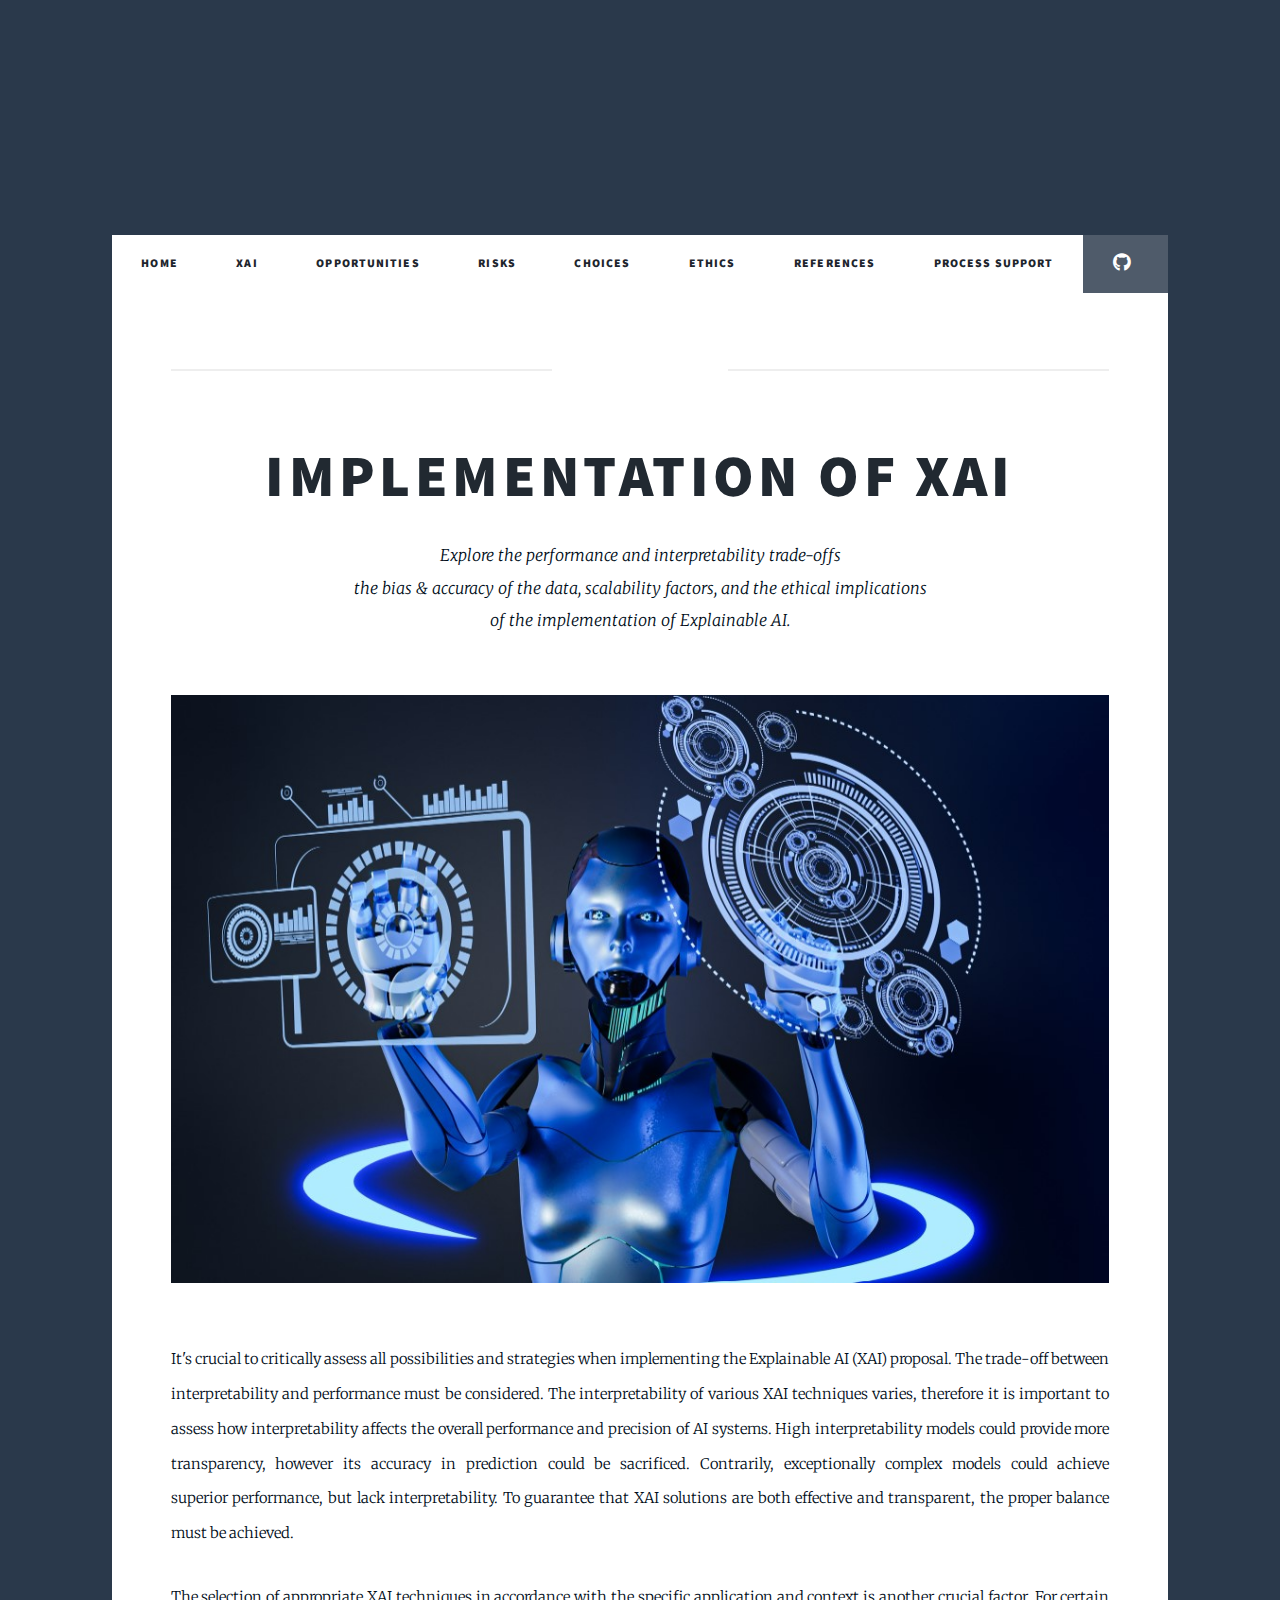
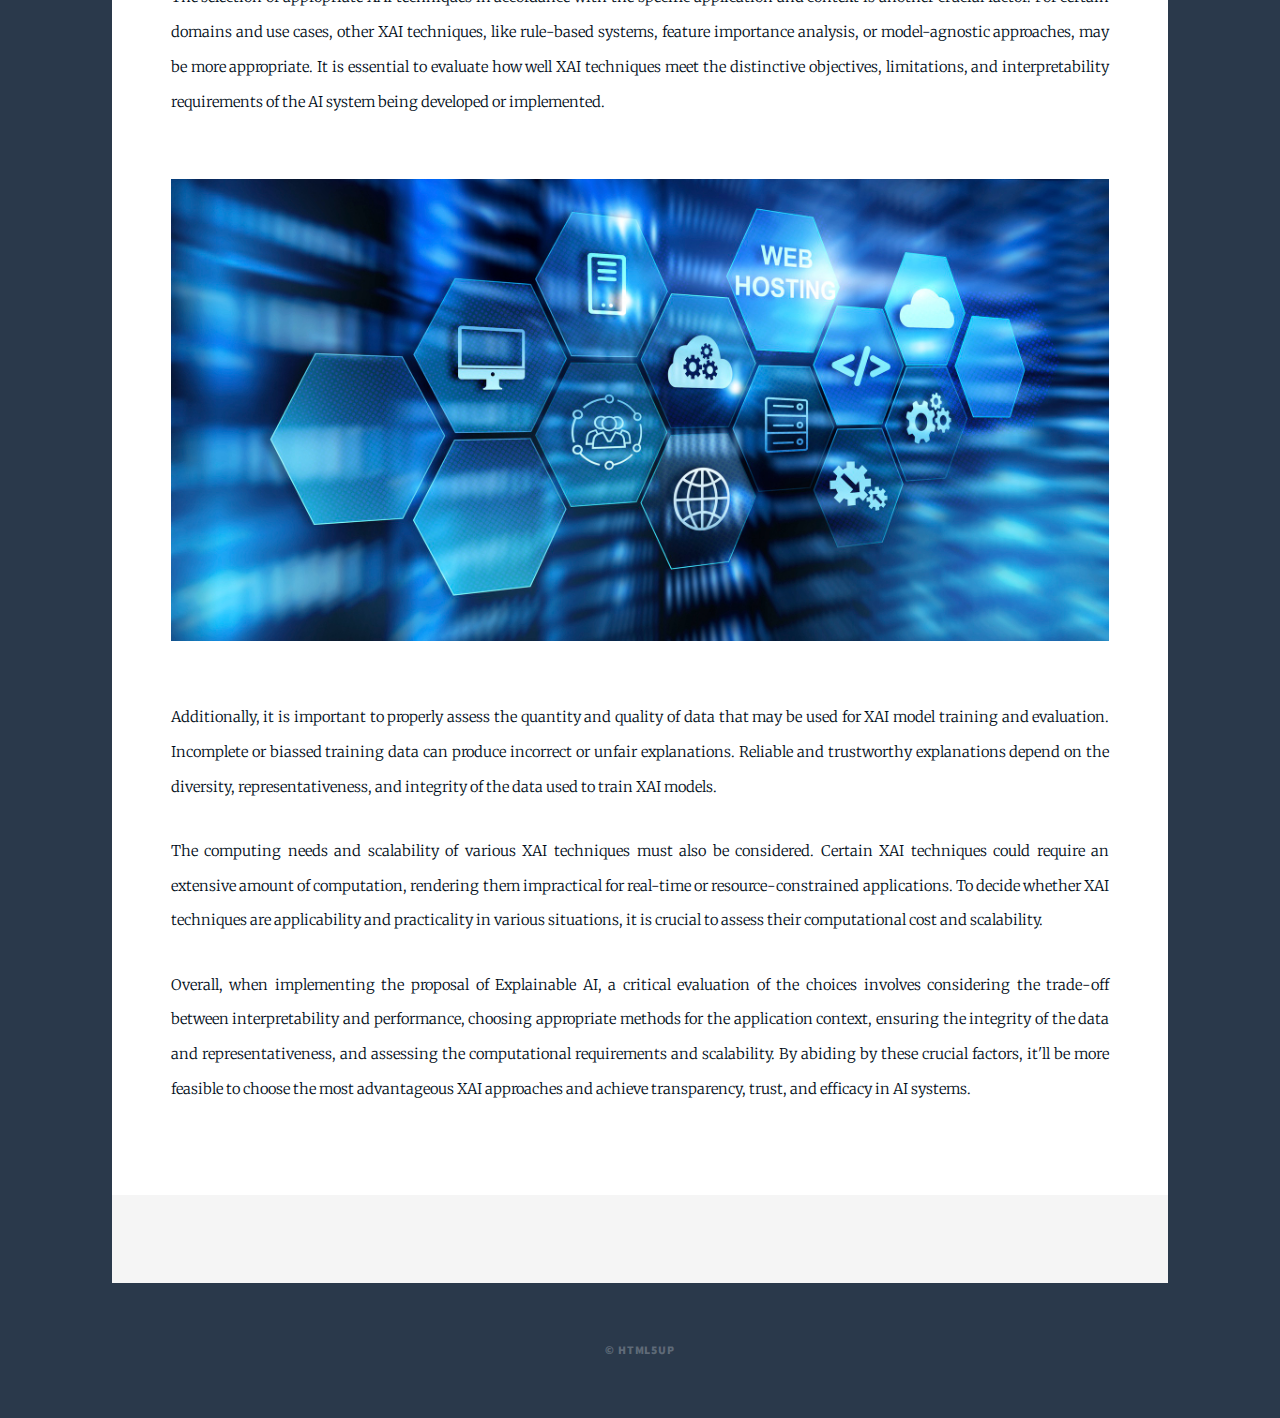
<file: Choices.html>
<!DOCTYPE HTML>
<!--
	Massively by HTML5 UP
	html5up.net | @ajlkn
	Free for personal and commercial use under the CCA 3.0 license (html5up.net/license)
-->
<html>
	<head>
		<title>Generic Page - Massively by HTML5 UP</title>
		<meta charset="utf-8" />
		<meta name="viewport" content="width=device-width, initial-scale=1, user-scalable=no" />
		<link rel="stylesheet" href="assets/css/main.css" />
		<noscript><link rel="stylesheet" href="assets/css/noscript.css" /></noscript>
	</head>
	<body class="is-preload">

		<!-- Wrapper -->
			<div id="wrapper">

				<!-- Header -->
					<header id="header">
					</header>

				<!-- Nav -->
					<nav id="nav">
						<ul class="links">
							<li class="active"><a href="index.html">Home</a></li>
							<li class="active"><a href="XAI.html">XAI</a></li>
							<li class="active"><a href="Opportunities.html">Opportunities</a></li>
							<li class="active"><a href="Risks.html">Risks</a></li>
							<li class="active"><a href="Choices.html">Choices</a></li>
							<li class="active"><a href="Ethics.html">Ethics</a></li>
							<li class="active"><a href="References.html">References</a></li>
							<li class="active"><a href="Process Support.html">Process Support</a></li>
						</ul>
						<ul class="icons">
							<li><a href="#" class="icon brands fa-github"><span class="label">GitHub</span></a></li>
						</ul>
					</nav>

				<!-- Main -->
					<div id="main">

						<!-- Post -->
							<section class="post">
								<header class="major">
									<span class="date">April 25, 2017</span>
									<h1>Implementation of XAI</h1>
									<p>Explore the performance and interpretability trade-offs<br />
									the bias & accuracy of the data, scalability factors, and the ethical implications <br />
									of the implementation of Explainable AI.</p>
								</header>
								<div class="image main"><img src="images/choices.jpg" alt="" /></div>
								<p>It's crucial to critically assess all possibilities and strategies when implementing the Explainable AI (XAI) proposal. The trade-off between interpretability and performance must be considered. The interpretability of various XAI techniques varies, therefore it is important to assess how interpretability affects the overall performance and precision of AI systems. High interpretability models could provide more transparency, however its accuracy in prediction could be sacrificed. Contrarily, exceptionally complex models could achieve superior performance, but lack interpretability. To guarantee that XAI solutions are both effective and transparent, the proper balance must be achieved.</p>
								<p>The selection of appropriate XAI techniques in accordance with the specific application and context is another crucial factor. For certain domains and use cases, other XAI techniques, like rule-based systems, feature importance analysis, or model-agnostic approaches, may be more appropriate. It is essential to evaluate how well XAI techniques meet the distinctive objectives, limitations, and interpretability requirements of the AI system being developed or implemented.</p>
								<div class="image main"><img src="images/choices2.jpg" alt="" /></div>
								<p>Additionally, it is important to properly assess the quantity and quality of data that may be used for XAI model training and evaluation. Incomplete or biassed training data can produce incorrect or unfair explanations. Reliable and trustworthy explanations depend on the diversity, representativeness, and integrity of the data used to train XAI models.</p>
								<p>The computing needs and scalability of various XAI techniques must also be considered. Certain XAI techniques could require an extensive amount of computation, rendering them impractical for real-time or resource-constrained applications. To decide whether XAI techniques are applicability and practicality in various situations, it is crucial to assess their computational cost and scalability.</p>
								<p>Overall, when implementing the proposal of Explainable AI, a critical evaluation of the choices involves considering the trade-off between interpretability and performance, choosing appropriate methods for the application context, ensuring the integrity of the data and representativeness, and assessing the computational requirements and scalability. By abiding by these crucial factors, it'll be more feasible to choose the most advantageous XAI approaches and achieve transparency, trust, and efficacy in AI systems.</p>

							</section>

					</div>

				<!-- Footer -->
					<footer id="footer">
						<section>
							
						</section>
					</footer>

				<!-- Copyright -->
					<div id="copyright">
						<ul><li>&copy; html5up</li></ul>
					</div>

			</div>

					<!-- Scripts -->
					<script src="assets/js/jquery.min.js"></script>
					<script src="assets/js/jquery.scrollex.min.js"></script>
					<script src="assets/js/jquery.scrolly.min.js"></script>
					<script src="assets/js/browser.min.js"></script>
					<script src="assets/js/breakpoints.min.js"></script>
					<script src="assets/js/util.js"></script>
					<script src="assets/js/main.js"></script>
		

	</body>
</html>
</file>
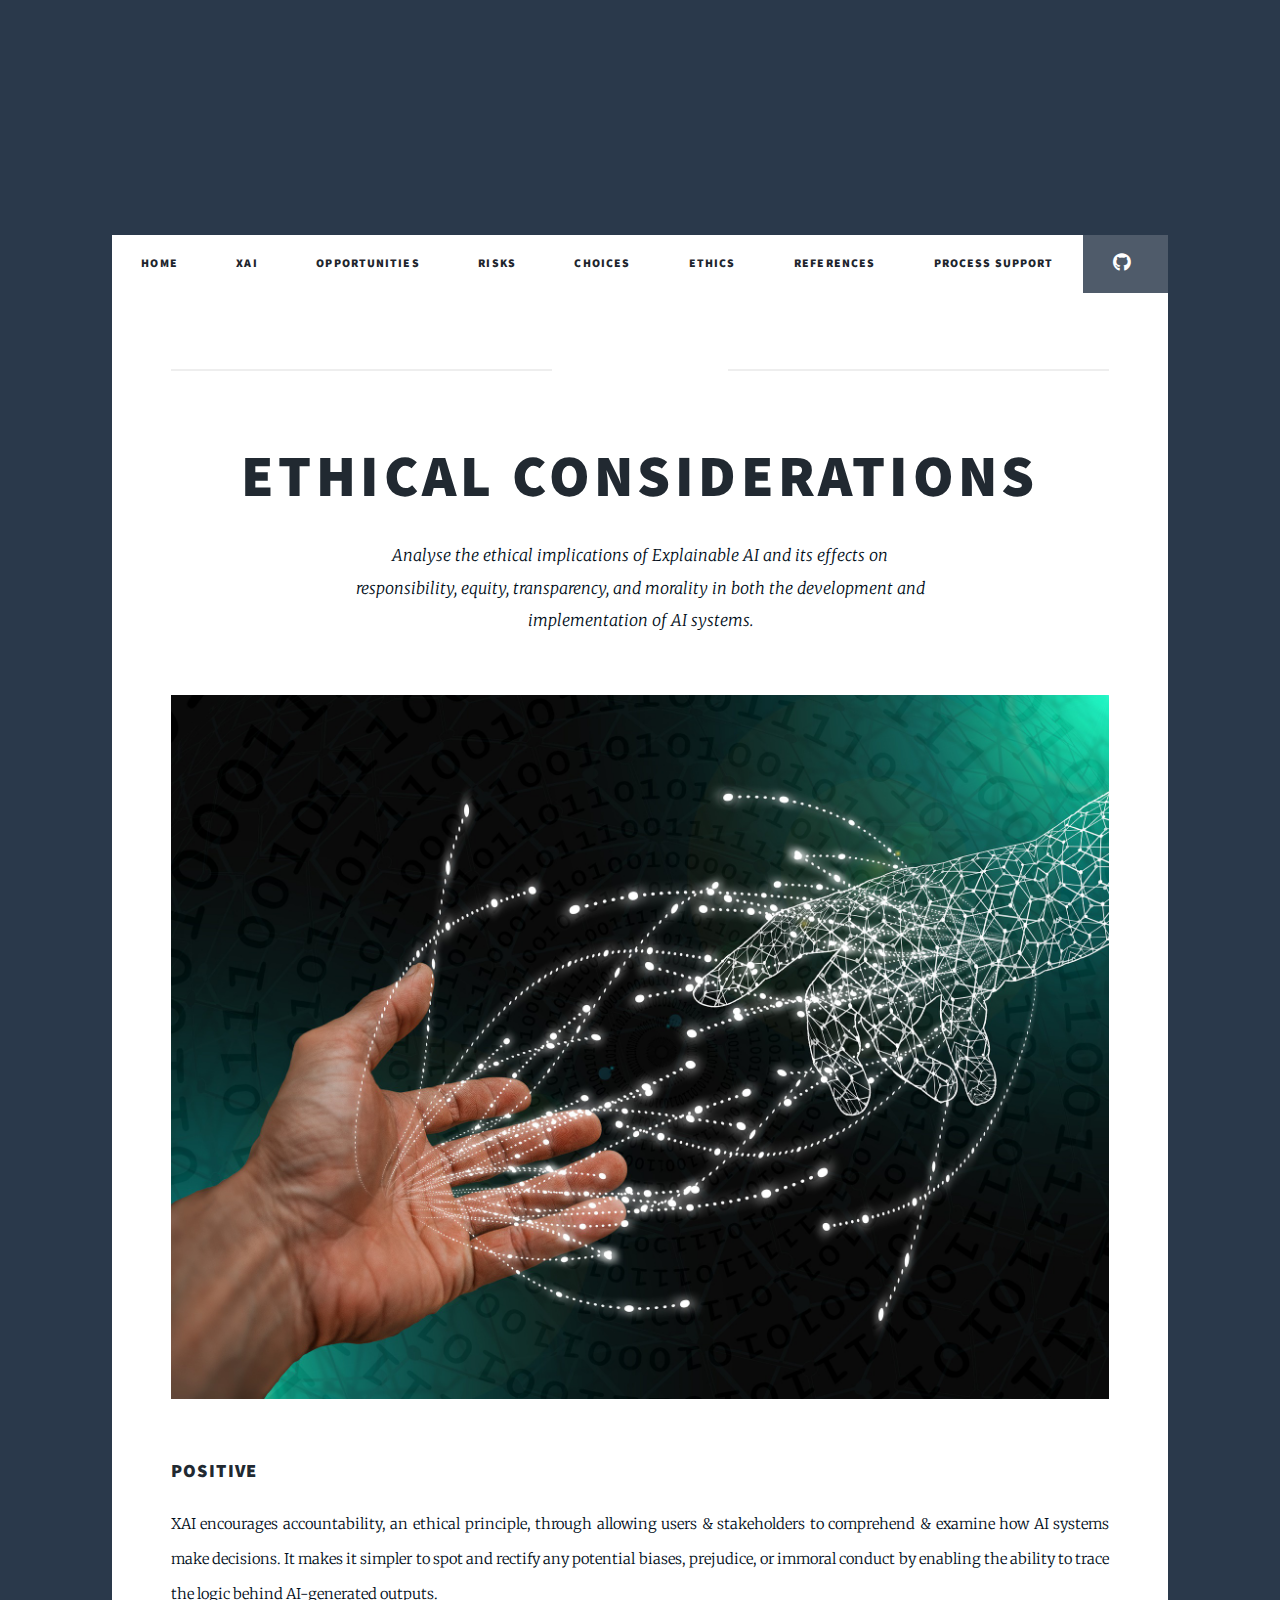
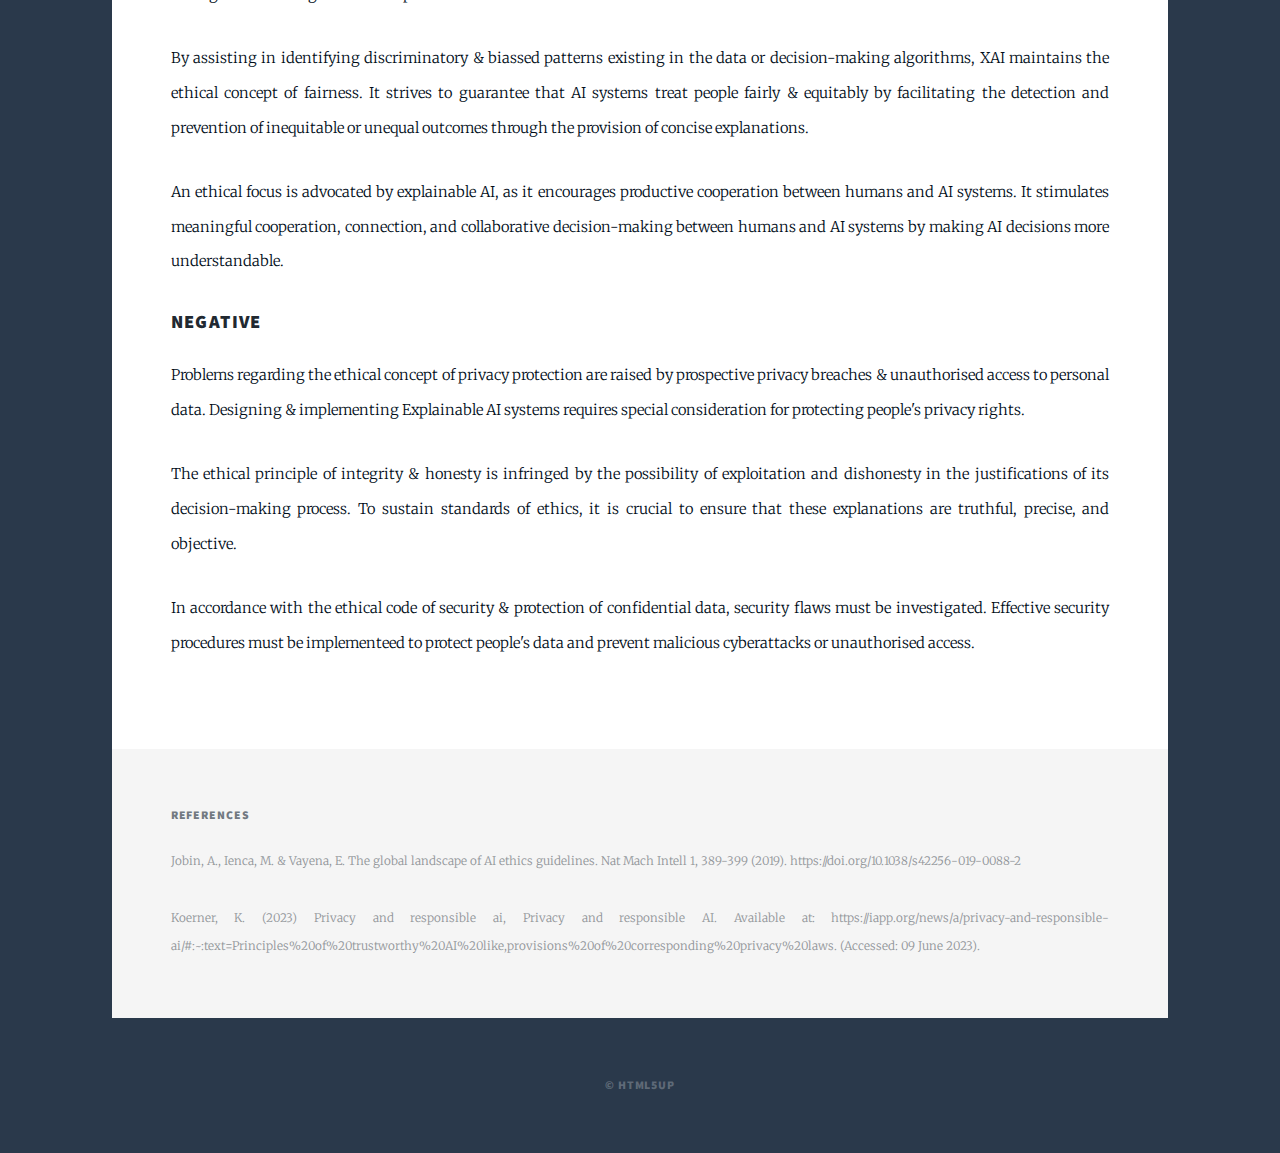
<file: Ethics.html>
<!DOCTYPE HTML>
<!--
	Massively by HTML5 UP
	html5up.net | @ajlkn
	Free for personal and commercial use under the CCA 3.0 license (html5up.net/license)
-->
<html>
	<head>
		<title>Generic Page - Massively by HTML5 UP</title>
		<meta charset="utf-8" />
		<meta name="viewport" content="width=device-width, initial-scale=1, user-scalable=no" />
		<link rel="stylesheet" href="assets/css/main.css" />
		<noscript><link rel="stylesheet" href="assets/css/noscript.css" /></noscript>
	</head>
	<body class="is-preload">

		<!-- Wrapper -->
			<div id="wrapper">

				<!-- Header -->
					<header id="header">
					</header>

				<!-- Nav -->
					<nav id="nav">
						<ul class="links">
							<li class="active"><a href="index.html">Home</a></li>
							<li class="active"><a href="XAI.html">XAI</a></li>
							<li class="active"><a href="Opportunities.html">Opportunities</a></li>
							<li class="active"><a href="Risks.html">Risks</a></li>
							<li class="active"><a href="Choices.html">Choices</a></li>
							<li class="active"><a href="Ethics.html">Ethics</a></li>
							<li class="active"><a href="References.html">References</a></li>
							<li class="active"><a href="Process Support.html">Process Support</a></li>	
						</ul>
						<ul class="icons">
							<li><a href="#" class="icon brands fa-github"><span class="label">GitHub</span></a></li>
						</ul>
					</nav>

				<!-- Main -->
					<div id="main">

						<!-- Post -->
							<section class="post">
								<header class="major">
									<span class="date">April 25, 2017</span>
									<h1>Ethical Considerations</h1>
									<p>Analyse the ethical implications of Explainable AI and its effects on <br />
									responsibility, equity, transparency, and morality in both the development and <br />
									implementation of AI systems.</p>
								</header>
								<div class="image main"><img src="images/ethics.jpg" alt="" /></div>
								<h3>Positive</h3>
								<p>XAI encourages accountability, an ethical principle, through allowing users & stakeholders to comprehend & examine how AI systems make decisions. It makes it simpler to spot and rectify any potential biases, prejudice, or immoral conduct by enabling the ability to trace the logic behind AI-generated outputs.</p>
								<p>By assisting in identifying discriminatory & biassed patterns existing in the data or decision-making algorithms, XAI maintains the ethical concept of fairness. It strives to guarantee that AI systems treat people fairly & equitably by facilitating the detection and prevention of inequitable or unequal outcomes through the provision of concise explanations.</p>
								<p>An ethical focus is advocated by explainable AI, as it encourages productive cooperation between humans and AI systems. It stimulates meaningful cooperation, connection,  and collaborative decision-making between humans and AI systems by making AI decisions more understandable.</p>
								<h3>Negative</h3>
								<p>Problems regarding the ethical concept of privacy protection are raised by prospective privacy breaches &  unauthorised access to personal data. Designing & implementing Explainable AI systems requires special consideration for protecting people's privacy rights.</p>
								<p>The ethical principle of integrity & honesty  is infringed by the possibility of exploitation and dishonesty in the justifications of its decision-making process. To sustain standards of ethics, it is crucial to ensure that these explanations are truthful, precise, and objective.</p>
								<p> In accordance with the ethical code of security & protection of confidential data, security flaws must be investigated. Effective security procedures must be implementeed to protect people's data and prevent malicious cyberattacks or unauthorised access.</p>
							</section>

					</div>

				<!-- Footer -->
					<footer id="footer">
						<section>
							<h3> References</h3>
							<p>Jobin, A., Ienca, M. & Vayena, E. The global landscape of AI ethics guidelines. Nat Mach Intell 1, 389-399 (2019). https://doi.org/10.1038/s42256-019-0088-2</p>
							<p>Koerner, K. (2023) Privacy and responsible ai, Privacy and responsible AI. Available at: https://iapp.org/news/a/privacy-and-responsible-ai/#:~:text=Principles%20of%20trustworthy%20AI%20like,provisions%20of%20corresponding%20privacy%20laws. (Accessed: 09 June 2023). </p>
						</section>
					</footer>

				<!-- Copyright -->
					<div id="copyright">
						<ul><li>&copy; html5up</li></ul>
					</div>

			</div>

					<!-- Scripts -->
					<script src="assets/js/jquery.min.js"></script>
					<script src="assets/js/jquery.scrollex.min.js"></script>
					<script src="assets/js/jquery.scrolly.min.js"></script>
					<script src="assets/js/browser.min.js"></script>
					<script src="assets/js/breakpoints.min.js"></script>
					<script src="assets/js/util.js"></script>
					<script src="assets/js/main.js"></script>
		
	</body>
</html>
</file>
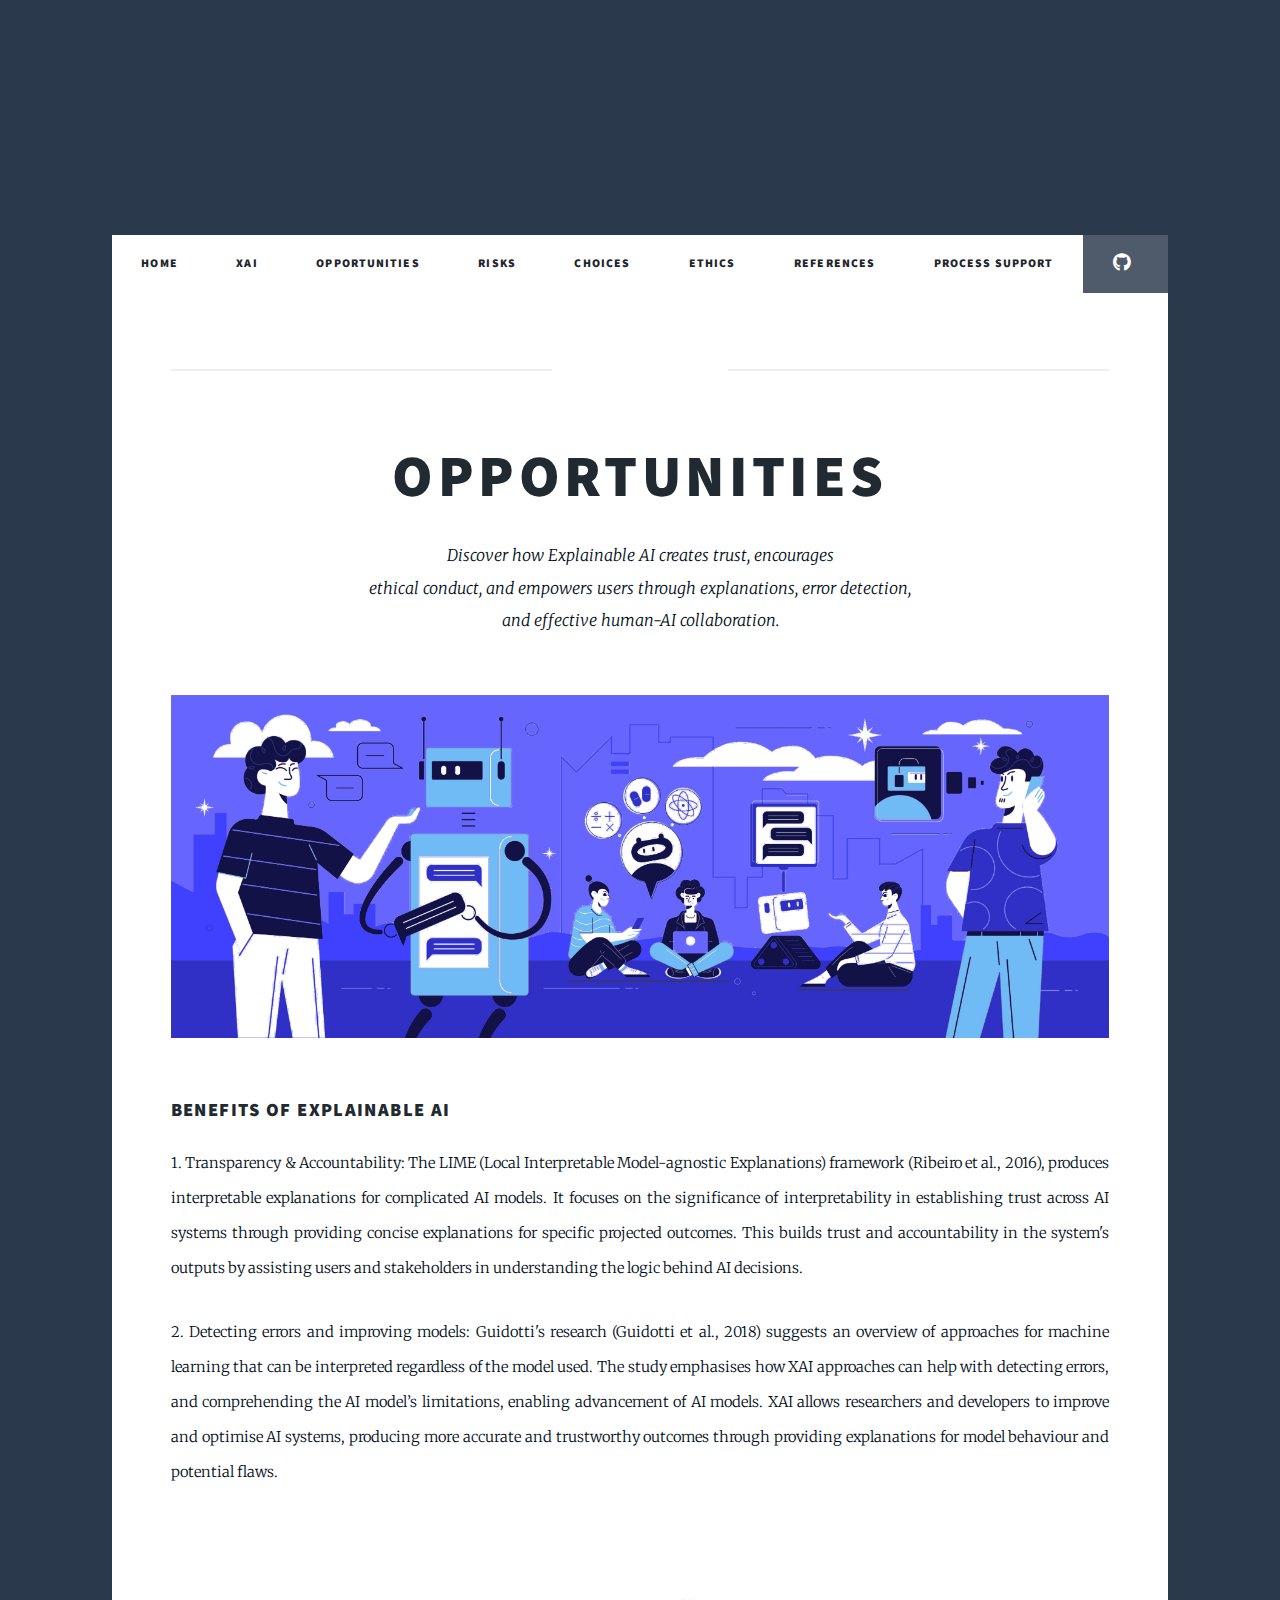
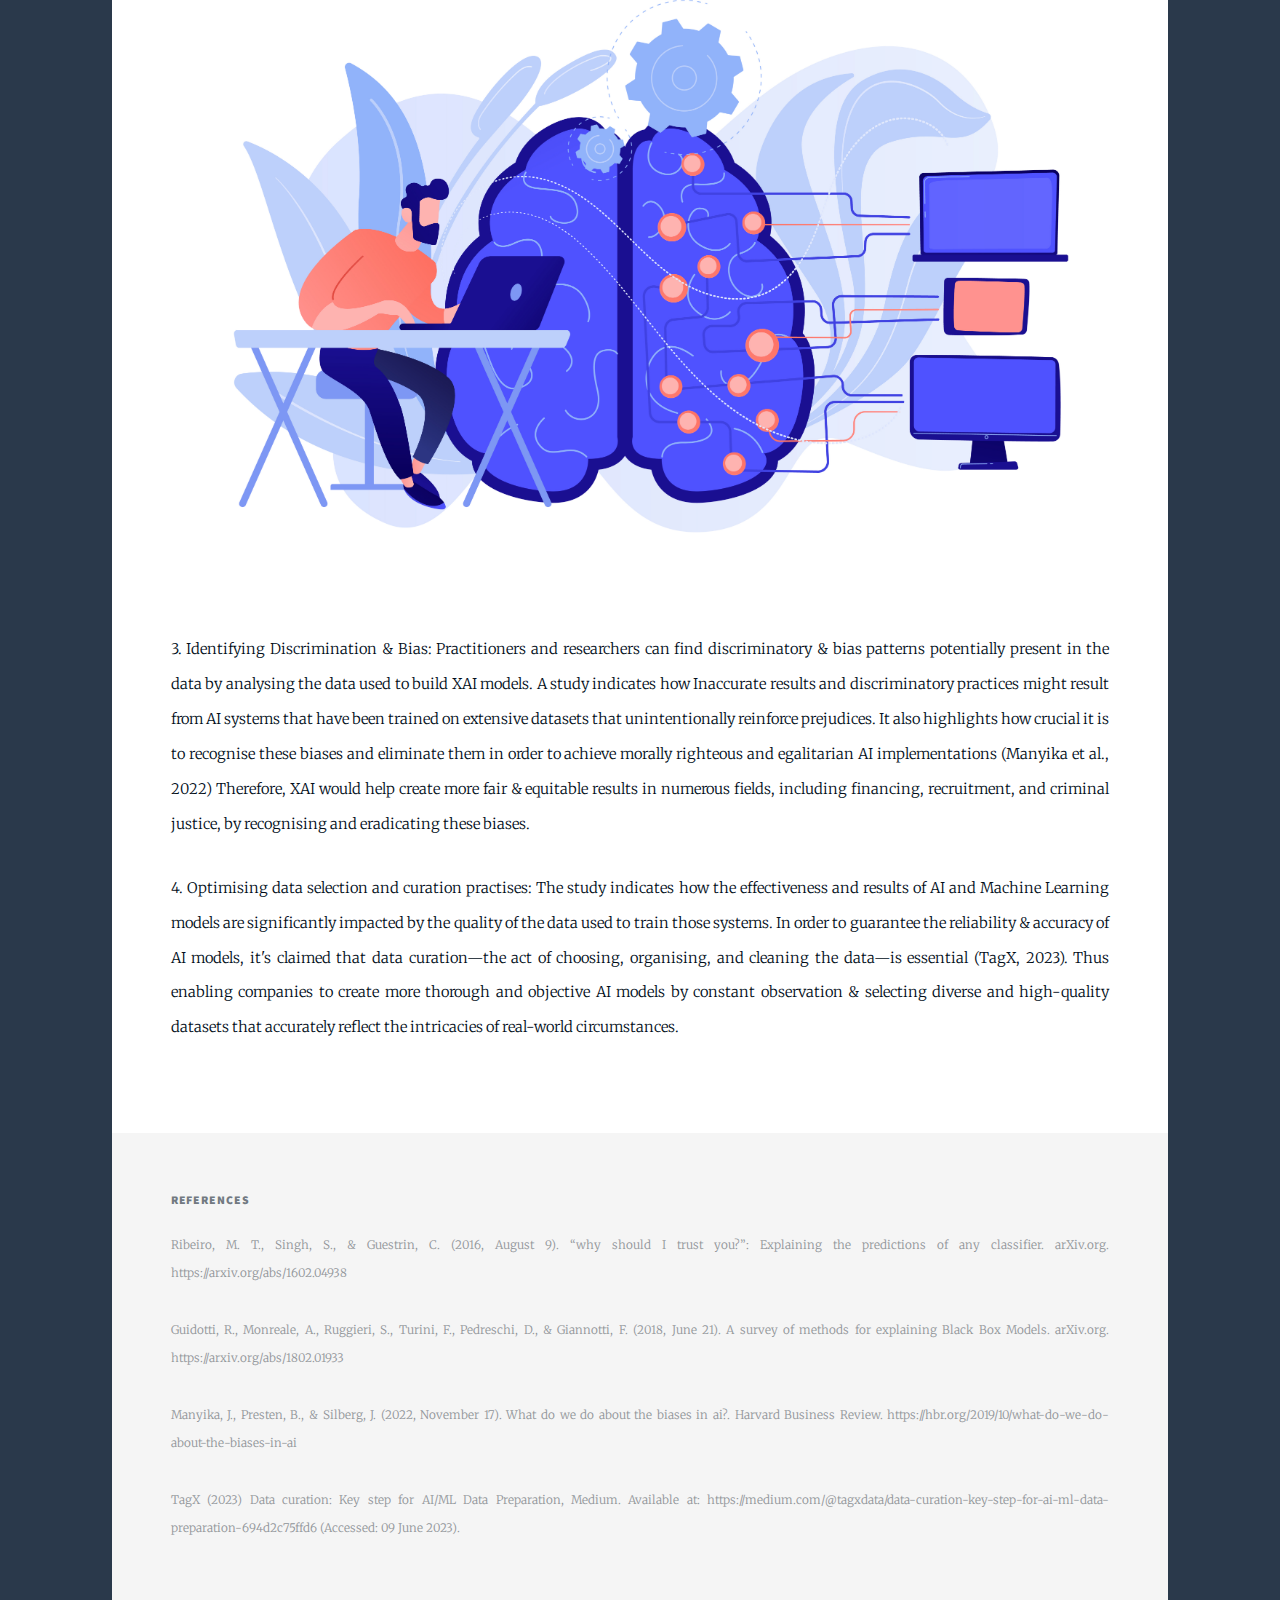
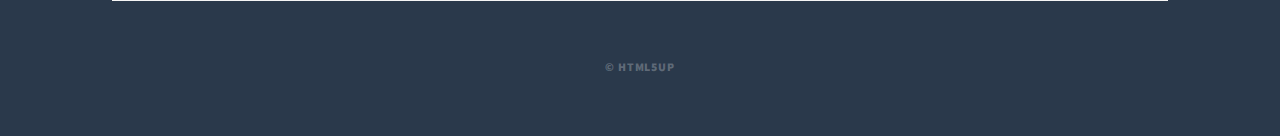
<file: Opportunities.html>
<!DOCTYPE HTML>
<!--
	Massively by HTML5 UP
	html5up.net | @ajlkn
	Free for personal and commercial use under the CCA 3.0 license (html5up.net/license)
-->
<html>
	<head>
		<title>Generic Page - Massively by HTML5 UP</title>
		<meta charset="utf-8" />
		<meta name="viewport" content="width=device-width, initial-scale=1, user-scalable=no" />
		<link rel="stylesheet" href="assets/css/main.css" />
		<noscript><link rel="stylesheet" href="assets/css/noscript.css" /></noscript>
	</head>
	<body class="is-preload">

		<!-- Wrapper -->
			<div id="wrapper">

				<!-- Header -->
					<header id="header">
						
					</header>

				<!-- Nav -->
					<nav id="nav">
						<ul class="links">
							<li class="active"><a href="index.html">Home</a></li>
							<li class="active"><a href="XAI.html">XAI</a></li>
							<li class="active"><a href="Opportunities.html">Opportunities</a></li>
							<li class="active"><a href="Risks.html">Risks</a></li>
							<li class="active"><a href="Choices.html">Choices</a></li>
							<li class="active"><a href="Ethics.html">Ethics</a></li>
							<li class="active"><a href="References.html">References</a></li>
							<li class="active"><a href="Process Support.html">Process Support</a></li>	
						</ul>
						<ul class="icons">
							<li><a href="#" class="icon brands fa-github"><span class="label">GitHub</span></a></li>
						</ul>
					</nav>

				<!-- Main -->
					<div id="main">

						<!-- Post -->
							<section class="post">
								<header class="major">
									<span class="date">April 25, 2017</span> 
									<h1>Opportunities</h1> 
									<p>Discover how Explainable AI creates trust, encourages <br />   
									ethical conduct, and empowers users through explanations, error detection,<br />     
									and effective human-AI collaboration.</p>   
								</header>
								<div class="image main"><img src="images/opportunity2.jpg" alt="" /></div> 
								<h3>Benefits of Explainable AI</h3>
								<p>1. Transparency & Accountability: The LIME (Local Interpretable Model-agnostic Explanations) framework (Ribeiro et al., 2016), produces interpretable explanations for complicated AI models. It focuses on the significance of interpretability in establishing trust across AI systems through providing concise explanations for specific projected outcomes. This builds trust and accountability in the system's outputs by assisting users and stakeholders in understanding the logic behind AI decisions.</p>
								<p>2. Detecting errors and improving models: Guidotti's research (Guidotti et al., 2018) suggests an overview of approaches for machine learning that can be interpreted regardless of the model used. The study emphasises how XAI approaches can help with detecting errors, and comprehending the AI model’s limitations, enabling advancement of AI models. XAI allows researchers and developers to improve and optimise AI systems, producing more accurate and trustworthy outcomes through providing explanations for model behaviour and potential flaws.</p>
								<div class="image main"><img src="images/opp2.jpg" alt="" /></div>
								<p>3. Identifying Discrimination & Bias: Practitioners and researchers can find discriminatory & bias patterns potentially present in the data by analysing the data used to build XAI models. A study indicates how Inaccurate results and discriminatory practices might result from AI systems that have been trained on extensive datasets that unintentionally reinforce prejudices. It also highlights how crucial it is to recognise these biases and eliminate them in order to achieve morally righteous and egalitarian AI implementations (Manyika et al., 2022) Therefore, XAI would help create more fair & equitable  results in numerous fields, including financing, recruitment, and criminal justice, by recognising and eradicating these biases. </p>
								<p>4. Optimising data selection and curation practises: The study indicates how the effectiveness and results of AI and Machine Learning models are significantly impacted by the quality of the data used to train those systems. In order to guarantee the reliability & accuracy of AI models, it's claimed that data curation—the act of choosing, organising, and cleaning the data—is essential (TagX, 2023). Thus enabling companies to create more thorough and objective AI models by constant observation & selecting diverse and high-quality datasets that accurately reflect the intricacies of real-world circumstances.</p>
								</section>

					</div>

				<!-- Footer -->
					<footer id="footer">
						<section>
							<h3> References</h3>
							<p>Ribeiro, M. T., Singh, S., & Guestrin, C. (2016, August 9). “why should I trust you?”: Explaining the predictions of any classifier. arXiv.org. https://arxiv.org/abs/1602.04938</p>
							<p>Guidotti, R., Monreale, A., Ruggieri, S., Turini, F., Pedreschi, D., &amp; Giannotti, F. (2018, June 21). A survey of methods for explaining Black Box Models. arXiv.org. https://arxiv.org/abs/1802.01933 </p>
							<p>Manyika, J., Presten, B., &amp; Silberg, J. (2022, November 17). What do we do about the biases in ai?. Harvard Business Review. https://hbr.org/2019/10/what-do-we-do-about-the-biases-in-ai </p>
							<p>TagX (2023) Data curation: Key step for AI/ML Data Preparation, Medium. Available at: https://medium.com/@tagxdata/data-curation-key-step-for-ai-ml-data-preparation-694d2c75ffd6 (Accessed: 09 June 2023). </p>
						</section>
					</footer>

				<!-- Copyright -->
					<div id="copyright">
						<ul><li>&copy; html5up</li></ul>
					</div>

			</div>

					<!-- Scripts -->
					<script src="assets/js/jquery.min.js"></script>
					<script src="assets/js/jquery.scrollex.min.js"></script>
					<script src="assets/js/jquery.scrolly.min.js"></script>
					<script src="assets/js/browser.min.js"></script>
					<script src="assets/js/breakpoints.min.js"></script>
					<script src="assets/js/util.js"></script>
					<script src="assets/js/main.js"></script>
		

	</body>
</html>
</file>
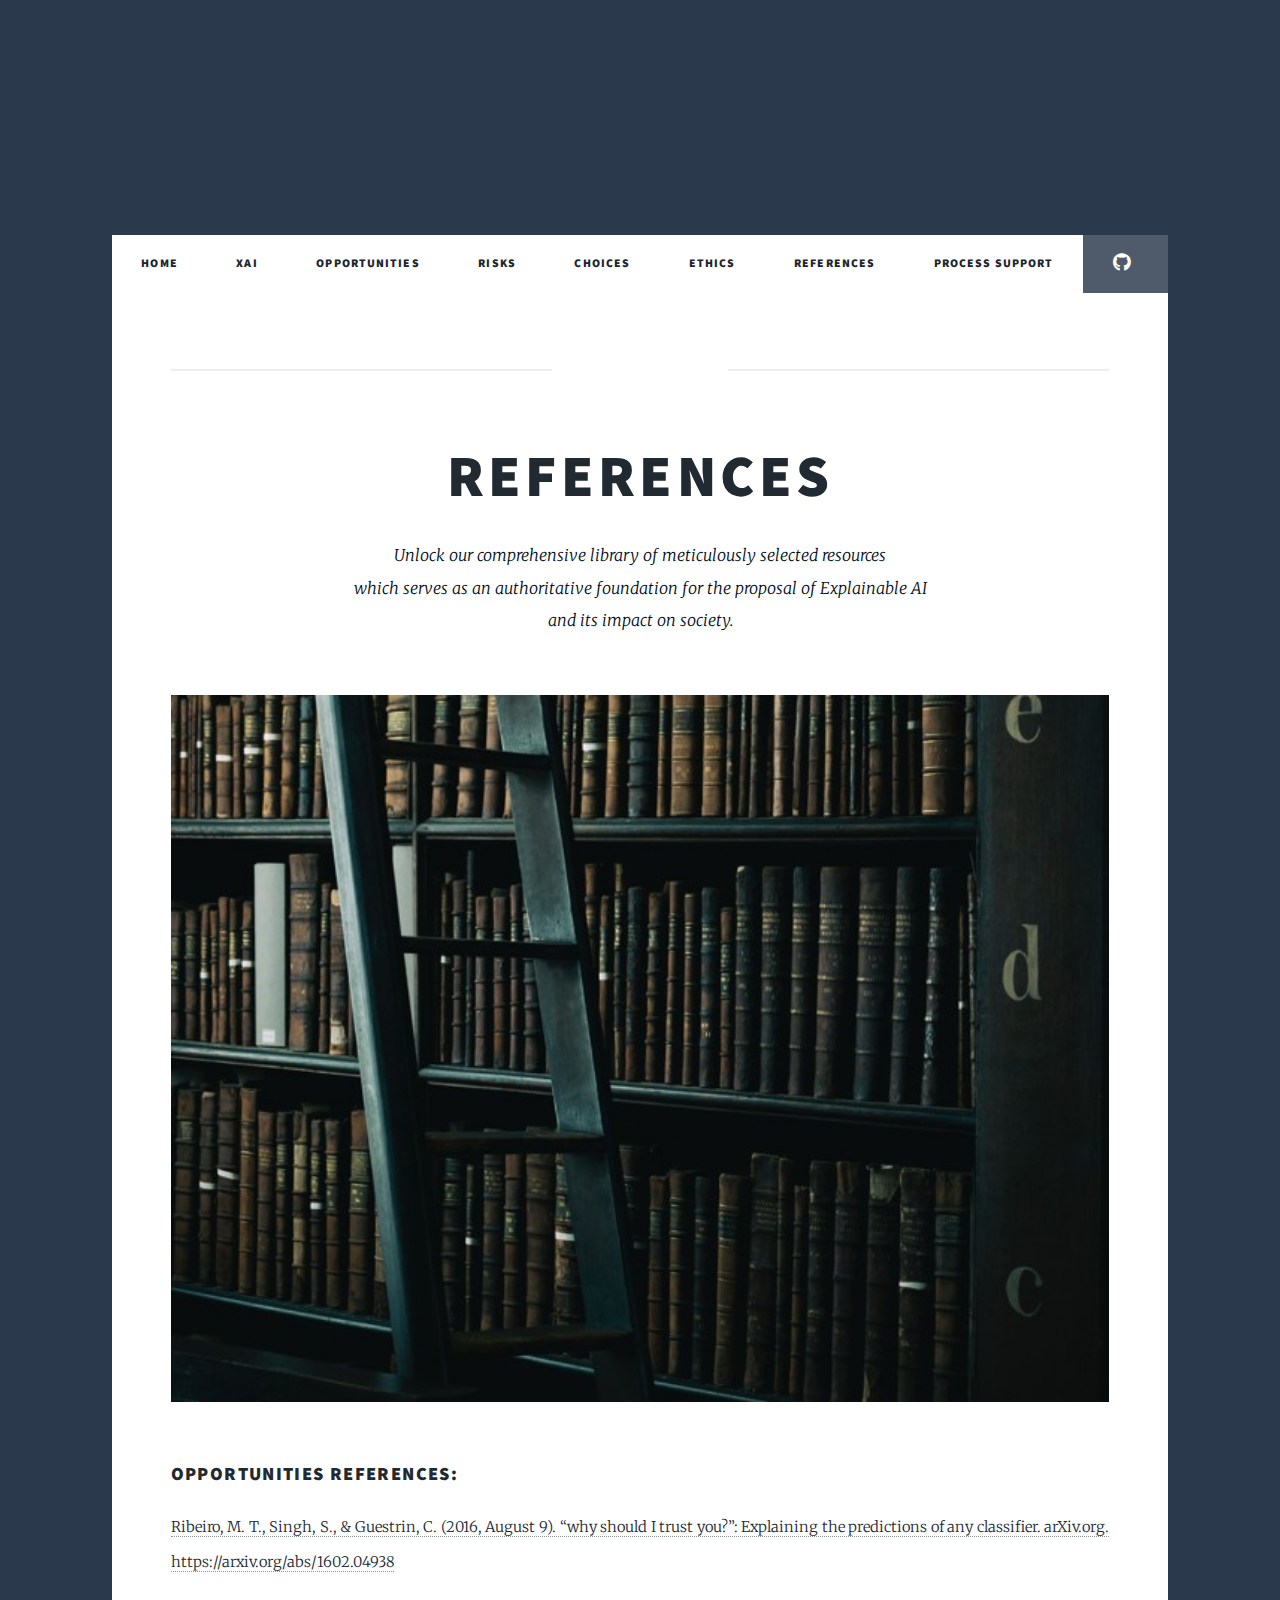
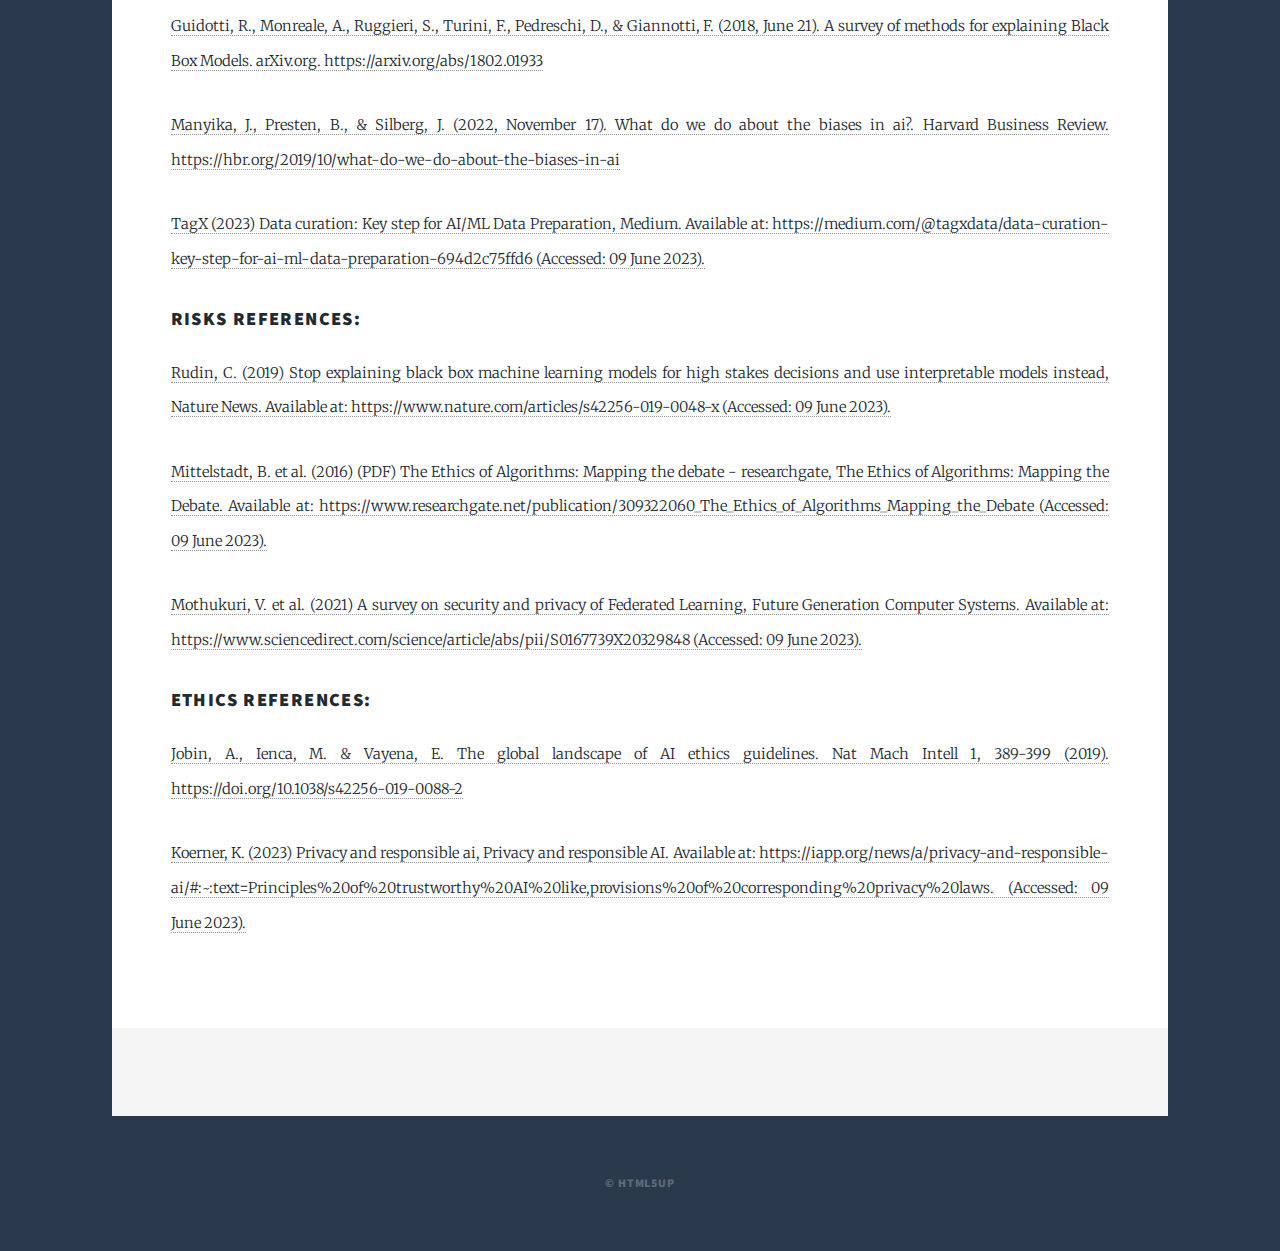
<file: References.html>
<!DOCTYPE HTML>
<!--
	Massively by HTML5 UP
	html5up.net | @ajlkn
	Free for personal and commercial use under the CCA 3.0 license (html5up.net/license)
-->
<html>
	<head>
		<title>Generic Page - Massively by HTML5 UP</title>
		<meta charset="utf-8" />
		<meta name="viewport" content="width=device-width, initial-scale=1, user-scalable=no" />
		<link rel="stylesheet" href="assets/css/main.css" />
		<noscript><link rel="stylesheet" href="assets/css/noscript.css" /></noscript>
	</head>
	<body class="is-preload">

		<!-- Wrapper -->
			<div id="wrapper">

				<!-- Header -->
					<header id="header">
					</header>

				<!-- Nav -->
					<nav id="nav">
						<ul class="links">
							<li class="active"><a href="index.html">Home</a></li>
							<li class="active"><a href="XAI.html">XAI</a></li>
							<li class="active"><a href="Opportunities.html">Opportunities</a></li>
							<li class="active"><a href="Risks.html">Risks</a></li>
							<li class="active"><a href="Choices.html">Choices</a></li>
							<li class="active"><a href="Ethics.html">Ethics</a></li>
							<li class="active"><a href="References.html">References</a></li>
							<li class="active"><a href="Process Support.html">Process Support</a></li>	
						</ul>
						<ul class="icons">
							<li><a href="#" class="icon brands fa-github"><span class="label">GitHub</span></a></li>
						</ul>
					</nav>

				<!-- Main -->
					<div id="main">

						<!-- Post -->
							<section class="post">
								<header class="major">
									<span class="date">April 25, 2017</span>
									<h1>References</h1>
									<p>Unlock our comprehensive library of meticulously selected resources<br />
									which serves as an authoritative foundation for the proposal of Explainable AI <br />
									and its impact on society.</p>
								</header>
								<div class="image main"><img src="images/references.jpg" alt="" /></div>
								<h3>Opportunities References:</h3>
								<p> <a href="https://arxiv.org/abs/1602.04938">Ribeiro, M. T., Singh, S., & Guestrin, C. (2016, August 9). “why should I trust you?”: Explaining the predictions of any classifier. arXiv.org. https://arxiv.org/abs/1602.04938</a> </p>
								<p><a href="https://arxiv.org/abs/1802.01933">Guidotti, R., Monreale, A., Ruggieri, S., Turini, F., Pedreschi, D., & Giannotti, F. (2018, June 21). A survey of methods for explaining Black Box Models. arXiv.org. https://arxiv.org/abs/1802.01933</a></p>
								<p><a href="https://hbr.org/2019/10/what-do-we-do-about-the-biases-in-ai">Manyika, J., Presten, B., & Silberg, J. (2022, November 17). What do we do about the biases in ai?. Harvard Business Review. https://hbr.org/2019/10/what-do-we-do-about-the-biases-in-ai</a></p>
								<p><a href="https://medium.com/@tagxdata/data-curation-key-step-for-ai-ml-data-preparation-694d2c75ffd6">TagX (2023) Data curation: Key step for AI/ML Data Preparation, Medium. Available at: https://medium.com/@tagxdata/data-curation-key-step-for-ai-ml-data-preparation-694d2c75ffd6 (Accessed: 09 June 2023).</a></p>
								<h3>Risks References:</h3>
								<p><a href="https://www.nature.com/articles/s42256-019-0048-x">Rudin, C. (2019) Stop explaining black box machine learning models for high stakes decisions and use interpretable models instead, Nature News. Available at: https://www.nature.com/articles/s42256-019-0048-x (Accessed: 09 June 2023).</a></p>
								<p><a href="https://www.researchgate.net/publication/309322060_The_Ethics_of_Algorithms_Mapping_the_Debate">Mittelstadt, B. et al. (2016) (PDF) The Ethics of Algorithms: Mapping the debate - researchgate, The Ethics of Algorithms: Mapping the Debate. Available at: https://www.researchgate.net/publication/309322060_The_Ethics_of_Algorithms_Mapping_the_Debate (Accessed: 09 June 2023).</a></p>
								<p><a href="https://www.sciencedirect.com/science/article/abs/pii/S0167739X20329848 ">Mothukuri, V. et al. (2021) A survey on security and privacy of Federated Learning, Future Generation Computer Systems. Available at: https://www.sciencedirect.com/science/article/abs/pii/S0167739X20329848 (Accessed: 09 June 2023).
								</a></p>
								<h3>Ethics References:</h3>
								<p><a href=" https://doi.org/10.1038/s42256-019-0088-2">Jobin, A., Ienca, M. & Vayena, E. The global landscape of AI ethics guidelines. Nat Mach Intell 1, 389-399 (2019). https://doi.org/10.1038/s42256-019-0088-2</a></p>
								<p><a href="https://iapp.org/news/a/privacy-and-responsible-ai/#:~:text=Principles%20of%20trustworthy%20AI%20like,provisions%20of%20corresponding%20privacy%20laws.">Koerner, K. (2023) Privacy and responsible ai, Privacy and responsible AI. Available at: https://iapp.org/news/a/privacy-and-responsible-ai/#:~:text=Principles%20of%20trustworthy%20AI%20like,provisions%20of%20corresponding%20privacy%20laws. (Accessed: 09 June 2023).</a></p>
							</section>

					</div>

					<!-- Footer -->
					<footer id="footer">
						<section>
							
							</section>
					</footer>

				

				<!-- Copyright -->
					<div id="copyright">
						<ul><li>&copy; html5up</li></ul>
					</div>

			</div>

					<!-- Scripts -->
					<script src="assets/js/jquery.min.js"></script>
					<script src="assets/js/jquery.scrollex.min.js"></script>
					<script src="assets/js/jquery.scrolly.min.js"></script>
					<script src="assets/js/browser.min.js"></script>
					<script src="assets/js/breakpoints.min.js"></script>
					<script src="assets/js/util.js"></script>
					<script src="assets/js/main.js"></script>
		
	</body>
</html>
</file>
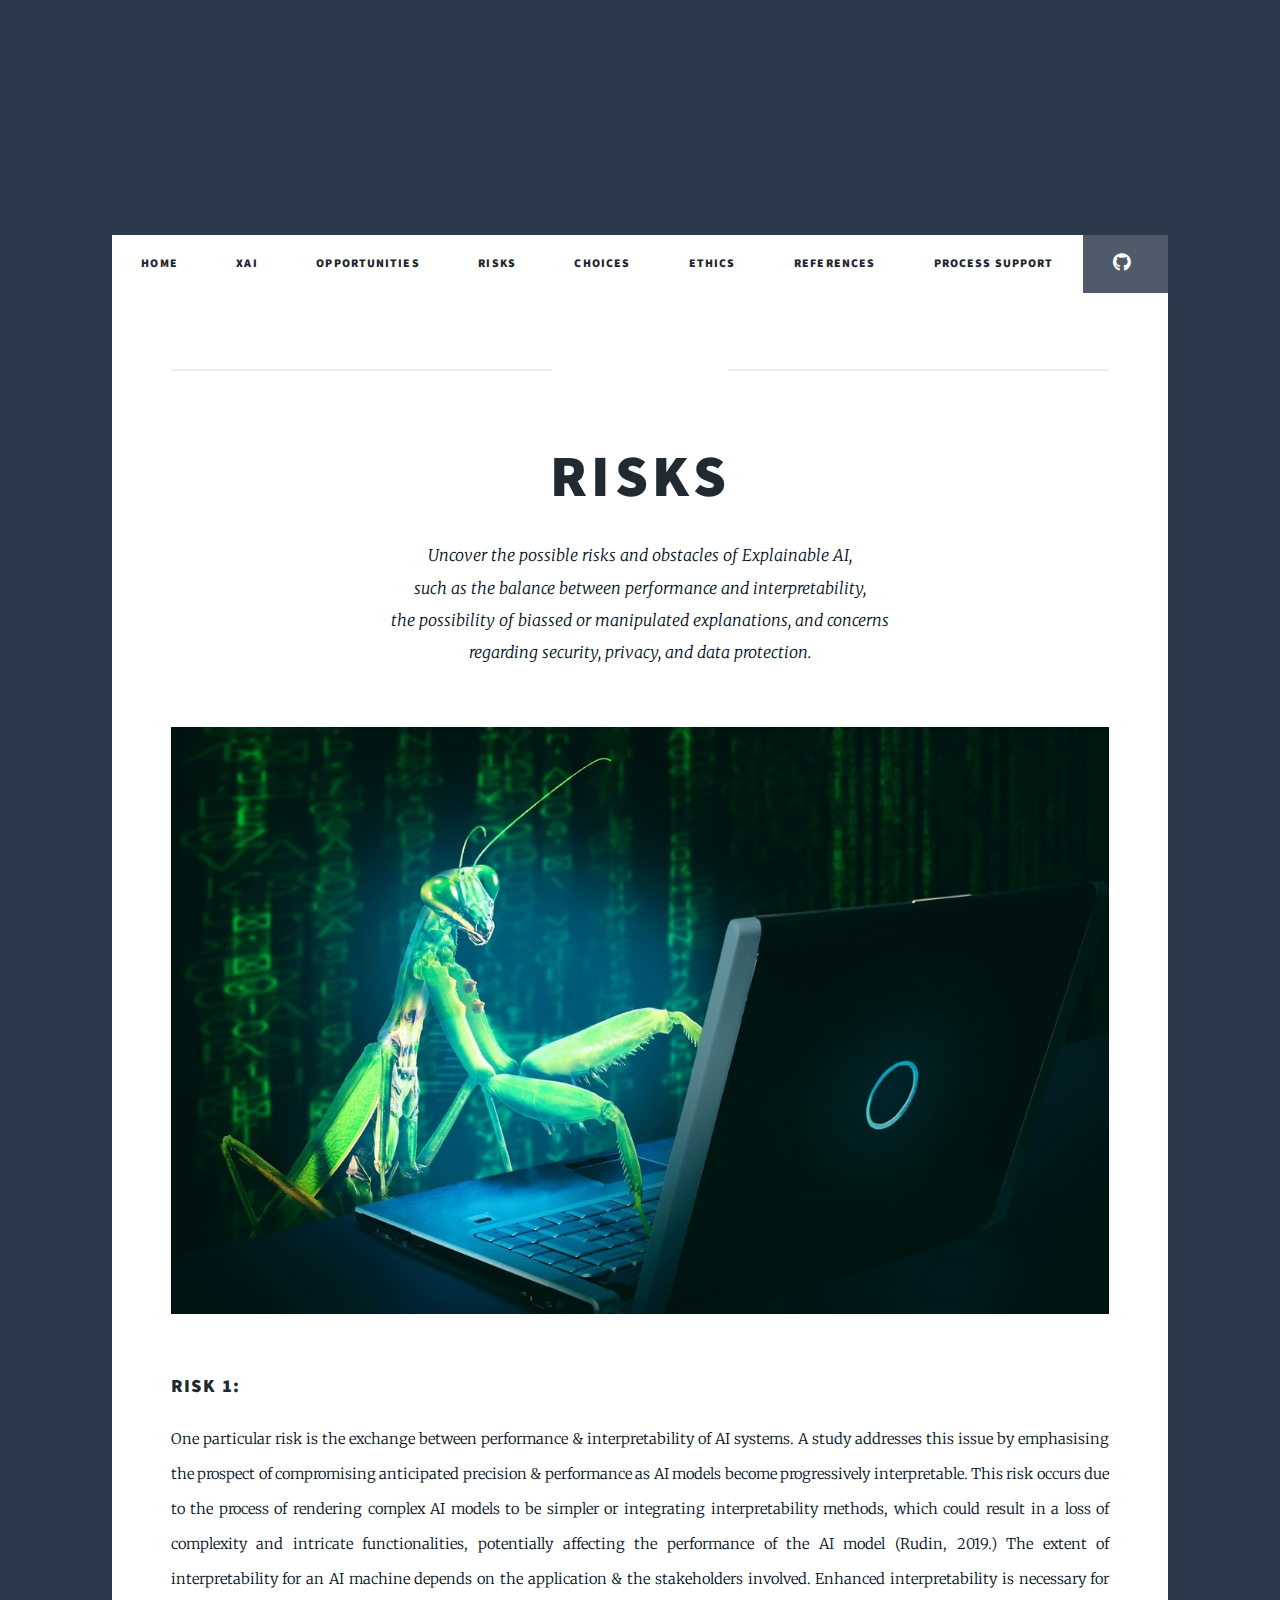
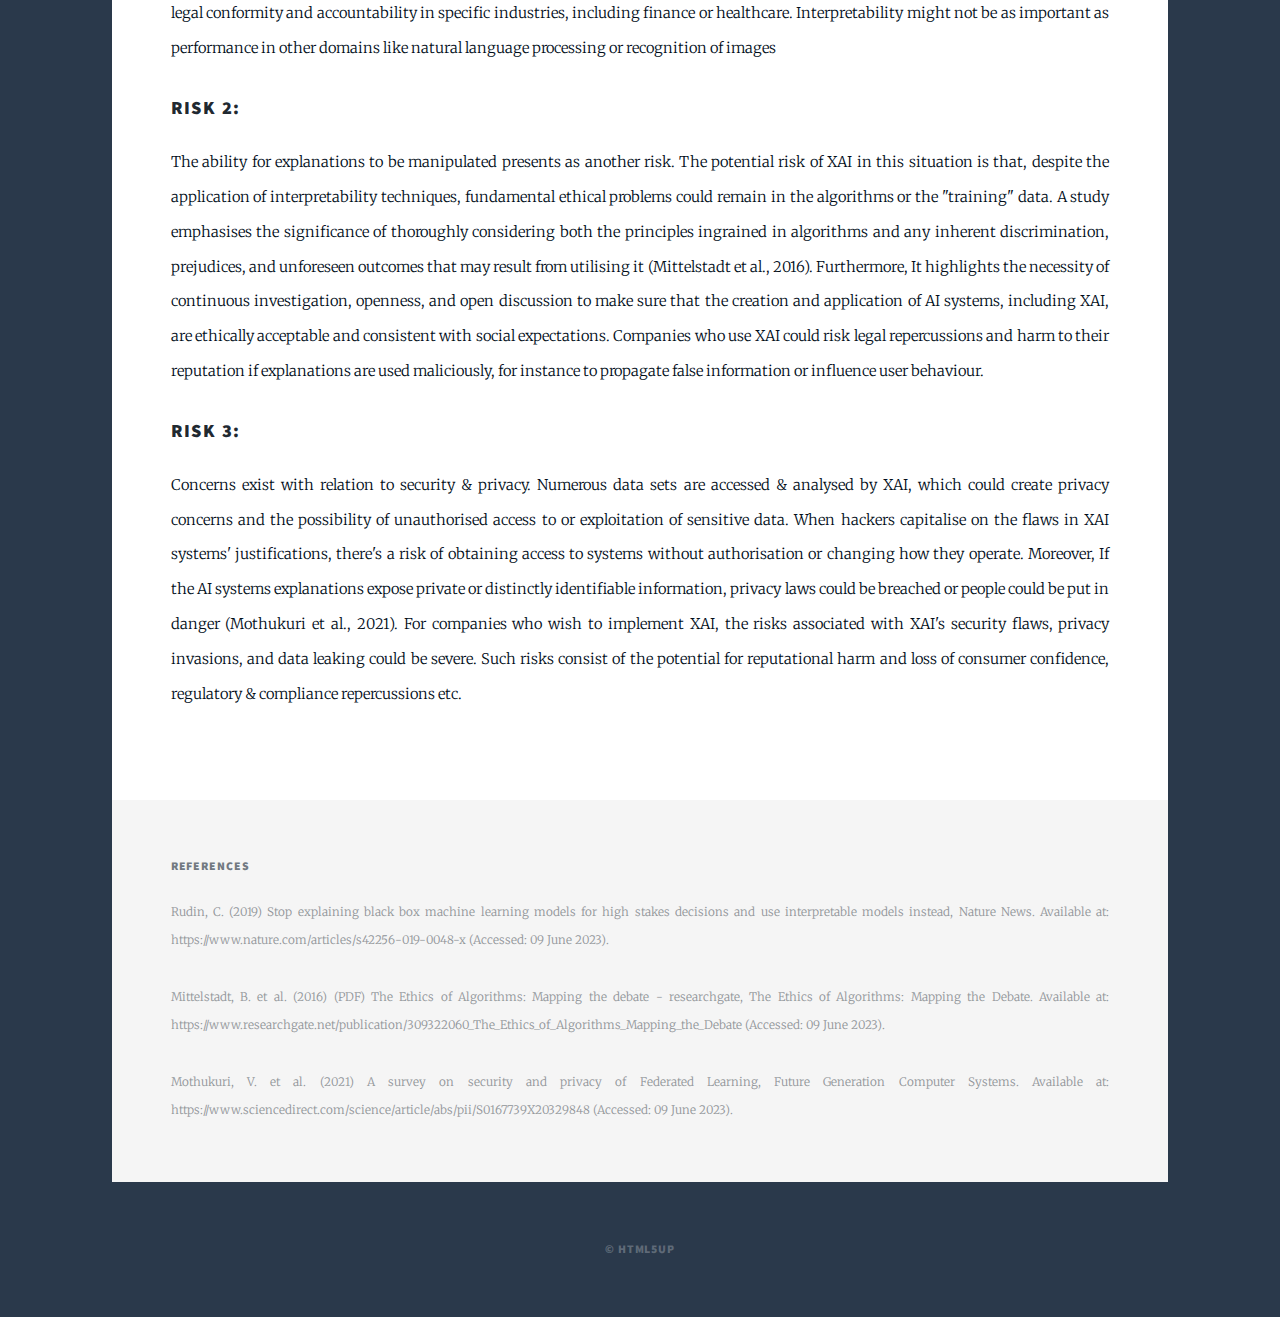
<file: Risks.html>
<!DOCTYPE HTML>
<!--
	Massively by HTML5 UP
	html5up.net | @ajlkn
	Free for personal and commercial use under the CCA 3.0 license (html5up.net/license)
-->
<html>
	<head>
		<title>Generic Page - Massively by HTML5 UP</title>
		<meta charset="utf-8" />
		<meta name="viewport" content="width=device-width, initial-scale=1, user-scalable=no" />
		<link rel="stylesheet" href="assets/css/main.css" />
		<noscript><link rel="stylesheet" href="assets/css/noscript.css" /></noscript>
	</head>
	<body class="is-preload">

		<!-- Wrapper -->
			<div id="wrapper">

				<!-- Header -->
					<header id="header">
					</header>

				<!-- Nav -->
					<nav id="nav">
						<ul class="links">
							<li class="active"><a href="index.html">Home</a></li>
							<li class="active"><a href="XAI.html">XAI</a></li>
							<li class="active"><a href="Opportunities.html">Opportunities</a></li>
							<li class="active"><a href="Risks.html">Risks</a></li>
							<li class="active"><a href="Choices.html">Choices</a></li>
							<li class="active"><a href="Ethics.html">Ethics</a></li>
							<li class="active"><a href="References.html">References</a></li>
							<li class="active"><a href="Process Support.html">Process Support</a></li>	
						</ul>
						<ul class="icons">
							<li><a href="#" class="icon brands fa-github"><span class="label">GitHub</span></a></li>
						</ul>
					</nav>

				<!-- Main -->
					<div id="main">

						<!-- Post -->
							<section class="post">
								<header class="major">
									<span class="date">April 25, 2017</span>
									<h1>Risks</h1>
									<p>Uncover the possible risks and obstacles of Explainable AI,<br />
									such as the balance between performance and interpretability,<br />
									the possibility of biassed or manipulated explanations, and concerns <br />
									regarding security, privacy, and data protection.</p>
								</header>
								<div class="image main"><img src="images/bug.jpg" alt="" /></div>
								<h3>Risk 1:</h3>
								<p>One particular risk is the exchange between performance & interpretability of AI systems. A study addresses this issue by emphasising the prospect of compromising anticipated precision & performance as AI models become progressively interpretable. This risk occurs due to the process of rendering complex AI models to be simpler or integrating interpretability methods, which could result in a loss of complexity and intricate functionalities, potentially affecting the performance of the AI model (Rudin, 2019.) The extent of interpretability for an AI machine depends on the application & the stakeholders involved. Enhanced interpretability is necessary for legal conformity and accountability in specific industries, including finance or healthcare. Interpretability might not be as important as performance in other domains like natural language processing or recognition of images </p>
								<h3>Risk 2:</h3>
								<p>The ability for explanations to be manipulated presents as another risk. The potential risk of XAI in this situation is that, despite the application of interpretability techniques, fundamental ethical problems could remain in the algorithms or the "training" data. A study emphasises the significance of thoroughly considering both the principles ingrained in algorithms and any inherent discrimination, prejudices, and unforeseen outcomes that may result from utilising it (Mittelstadt et al., 2016). Furthermore, It highlights the necessity of continuous investigation, openness, and open discussion to make sure that the creation and application of AI systems, including XAI, are ethically acceptable and consistent with social expectations. Companies who use XAI could risk legal repercussions and harm to their reputation if explanations are used maliciously, for instance to propagate false information or influence user behaviour.</p>
								<h3>Risk 3:</h3>
								<p>Concerns exist with relation to security & privacy. Numerous data sets are accessed & analysed by XAI, which could create privacy concerns and the possibility of unauthorised access to or exploitation of sensitive data. When hackers capitalise on the flaws in XAI systems' justifications, there's a risk of obtaining access to systems without authorisation or changing how they operate. Moreover, If the AI systems explanations expose private or distinctly identifiable information, privacy laws could be breached or people could be put in danger (Mothukuri et al., 2021). For companies who wish to implement XAI, the risks associated with XAI's security flaws, privacy invasions, and data leaking could be severe. Such risks consist of the potential for reputational harm and loss of consumer confidence, regulatory & compliance repercussions etc.</p>
							</section>

					</div>

				<!-- Footer -->
					<footer id="footer">
						<section>
							<h3> References</h3>
							<P>Rudin, C. (2019) Stop explaining black box machine learning models for high stakes decisions and use interpretable models instead, Nature News. Available at: https://www.nature.com/articles/s42256-019-0048-x (Accessed: 09 June 2023). </P>
							<p>Mittelstadt, B. et al. (2016) (PDF) The Ethics of Algorithms: Mapping the debate - researchgate, The Ethics of Algorithms: Mapping the Debate. Available at: https://www.researchgate.net/publication/309322060_The_Ethics_of_Algorithms_Mapping_the_Debate (Accessed: 09 June 2023). </p>
							<p>Mothukuri, V. et al. (2021) A survey on security and privacy of Federated Learning, Future Generation Computer Systems. Available at: https://www.sciencedirect.com/science/article/abs/pii/S0167739X20329848 (Accessed: 09 June 2023). </p>
						</section>
					</footer>

				<!-- Copyright -->
					<div id="copyright">
						<ul><li>&copy; html5up</li></ul>
					</div>

			</div>

					<!-- Scripts -->
					<script src="assets/js/jquery.min.js"></script>
					<script src="assets/js/jquery.scrollex.min.js"></script>
					<script src="assets/js/jquery.scrolly.min.js"></script>
					<script src="assets/js/browser.min.js"></script>
					<script src="assets/js/breakpoints.min.js"></script>
					<script src="assets/js/util.js"></script>
					<script src="assets/js/main.js"></script>
		

	</body>
</html>
</file>
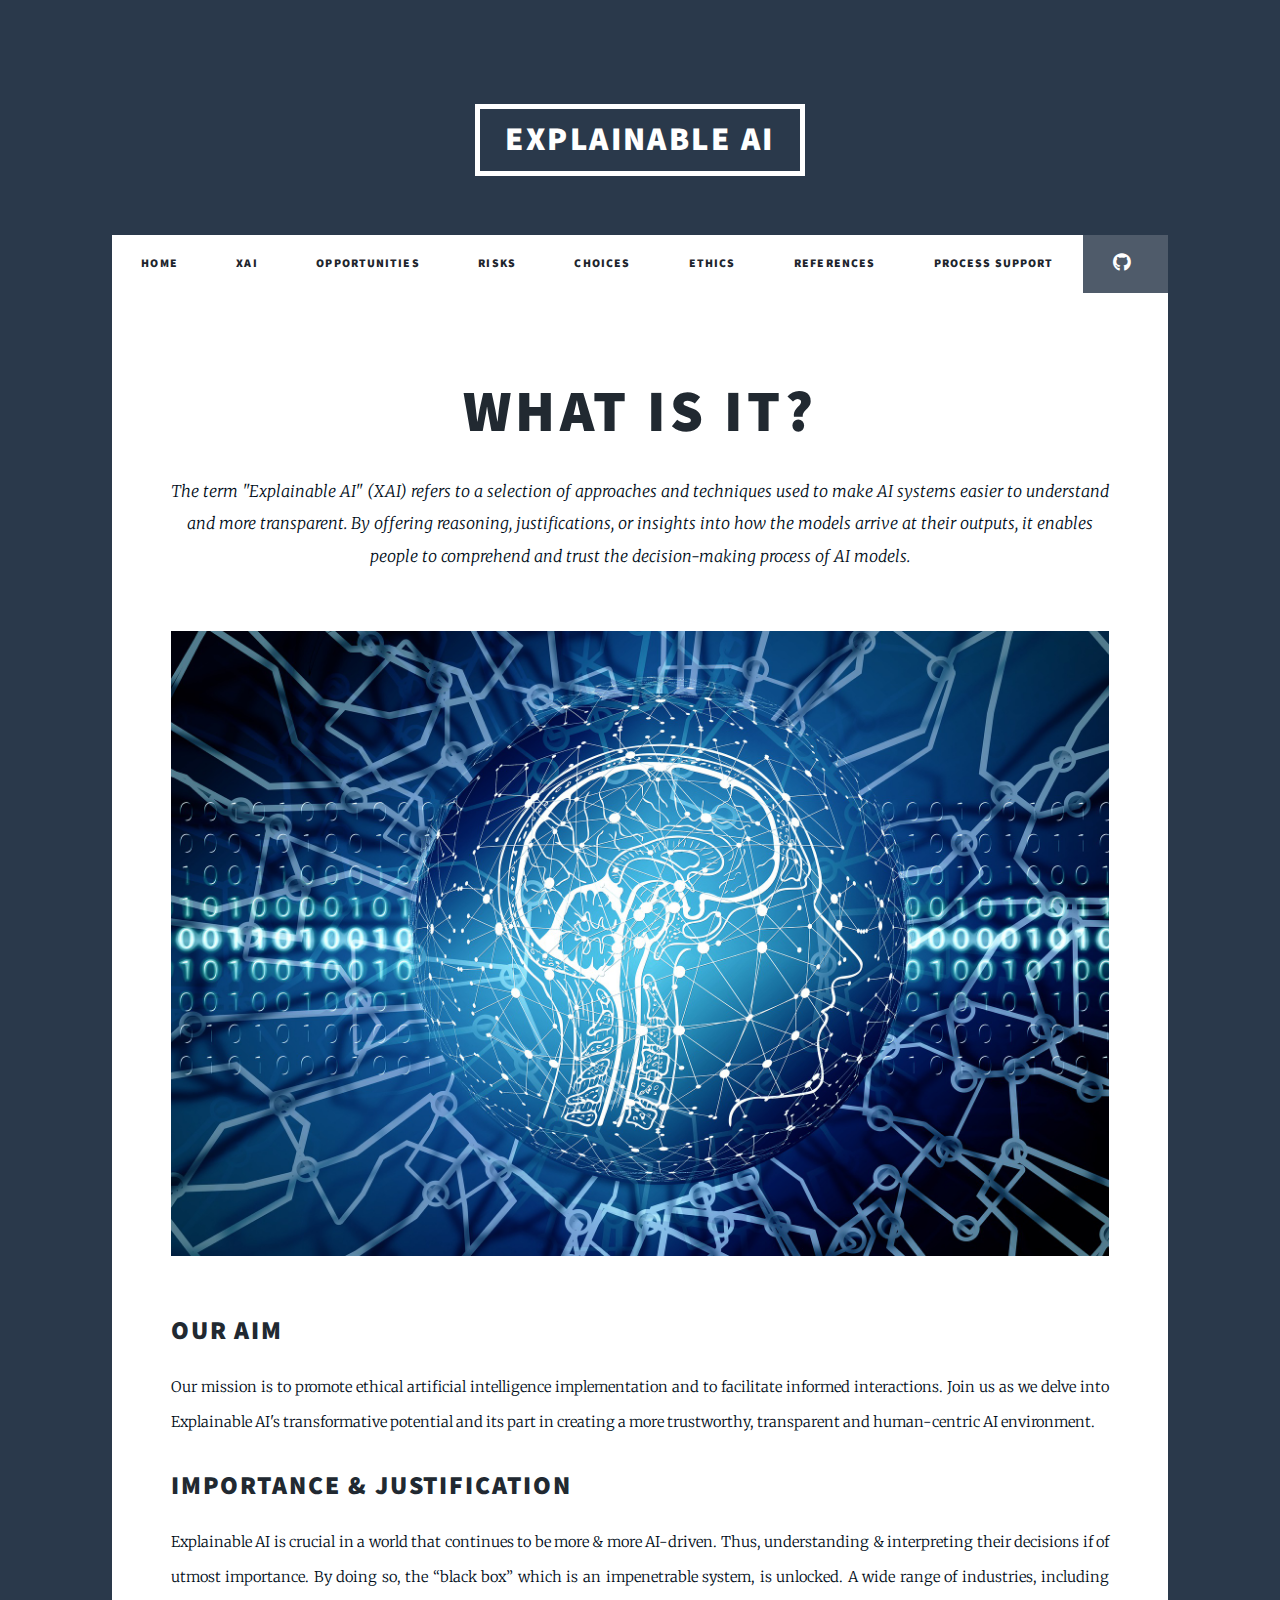
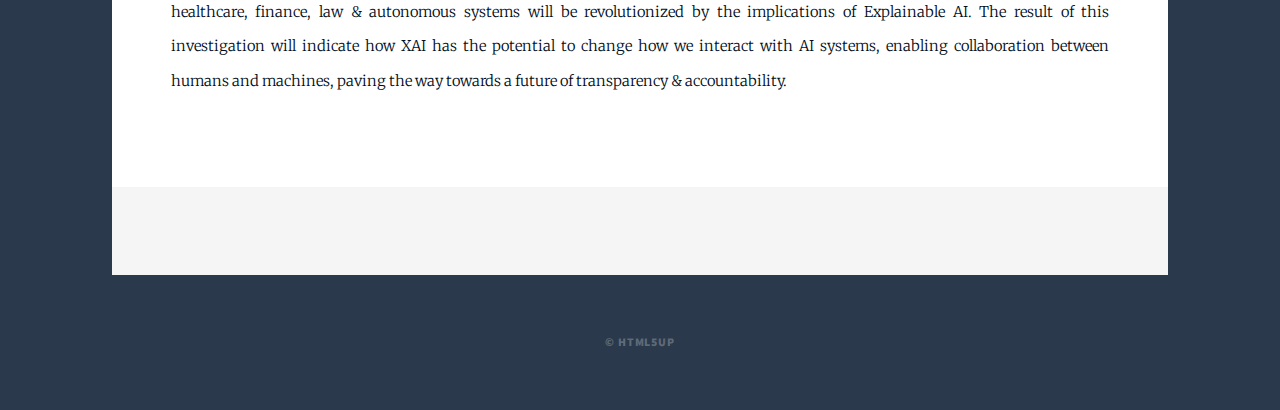
<file: XAI.html>
<!DOCTYPE HTML>
<!--
	Explainable AI by HTML5 UP
	html5up.net | @ajlkn
	Free for personal and commercial use under the CCA 3.0 license (html5up.net/license)
-->
<html>
	<head>
		<title>Generic Page - Explainable AI by HTML5 UP</title>
		<meta charset="utf-8" />
		<meta name="viewport" content="width=device-width, initial-scale=1, user-scalable=no" />
		<link rel="stylesheet" href="assets/css/main.css" />
		<noscript><link rel="stylesheet" href="assets/css/noscript.css" /></noscript>
	</head>
	<body class="is-preload">

		<!-- Wrapper -->
			<div id="wrapper">

				<!-- Header -->
					<header id="header">
						<a href="index.html" class="logo">Explainable AI</a>
					</header>

				<!-- Nav -->
					<nav id="nav">
						<ul class="links">
							<li class="active"><a href="index.html">Home</a></li>
							<li class="active"><a href="XAI.html">XAI</a></li>
							<li class="active"><a href="Opportunities.html">Opportunities</a></li>
							<li class="active"><a href="Risks.html">Risks</a></li>
							<li class="active"><a href="Choices.html">Choices</a></li>
							<li class="active"><a href="Ethics.html">Ethics</a></li>
							<li class="active"><a href="References.html">References</a></li>
							<li class="active"><a href="Process Support.html">Process Support</a></li>
						</ul>
						<ul class="icons">
							<li><a href="#" class="icon brands fa-github"><span class="label">GitHub</span></a></li>
						</ul>
					</nav>

				<!-- Main -->
					<div id="main">

						<!-- Post -->
							<section class="post">
								<header class="major">
									<h1>What is it?</h1>
									<p>The term "Explainable AI" (XAI) refers to a selection of approaches and techniques used to make AI systems easier to understand and more transparent. By offering reasoning, justifications, or insights into how the models arrive at their outputs, it enables people to comprehend and trust the decision-making process of AI models.
									</p>
								</header>
								<div class="image main"><img src="images/xai2.jpg" alt="" /></div>
								<h2>Our Aim</h2>
								<p>Our mission is to promote ethical artificial intelligence implementation and to facilitate informed interactions. Join us as we delve into Explainable AI's transformative potential and its part in creating a more trustworthy, transparent and human-centric AI environment.</p>
								<h2> Importance & Justification</h2>
								<p>Explainable AI is crucial in a world that continues to be more & more AI-driven. Thus, understanding & interpreting their decisions if of utmost importance. By doing so, the “black box” which is an impenetrable system, is unlocked. A wide range of industries, including healthcare, finance, law & autonomous systems will be revolutionized by the implications of Explainable AI. The result of this investigation will indicate how XAI has the potential to change how we interact with AI systems, enabling collaboration between humans and machines, paving the way towards a future of transparency & accountability.
								</p>
							</section>

					</div>

				<!-- Footer -->
					<footer id="footer">
						<section>
							</section>
					</footer>

				<!-- Copyright -->
					<div id="copyright">
						<ul><li>&copy; html5up</li></ul>
					</div>

			</div>

		<!-- Scripts -->
		<script src="assets/js/jquery.min.js"></script>
		<script src="assets/js/jquery.scrollex.min.js"></script>
		<script src="assets/js/jquery.scrolly.min.js"></script>
		<script src="assets/js/browser.min.js"></script>
		<script src="assets/js/breakpoints.min.js"></script>
		<script src="assets/js/util.js"></script>
		<script src="assets/js/main.js"></script>



	</body>
</html>
</file>
<file: assets/css/main.css>
@import url(fontawesome-all.min.css);
@import url("https://fonts.googleapis.com/css?family=Merriweather:300,700,300italic,700italic|Source+Sans+Pro:900");

/*
	Massively by HTML5 UP
	html5up.net | @ajlkn
	Free for personal and commercial use under the CCA 3.0 license (html5up.net/license)
*/

html, body, div, span, applet, object,
iframe, h1, h2, h3, h4, h5, h6, p, blockquote,
pre, a, abbr, acronym, address, big, cite,
code, del, dfn, em, img, ins, kbd, q, s, samp,
small, strike, strong, sub, sup, tt, var, b,
u, i, center, dl, dt, dd, ol, ul, li, fieldset,
form, label, legend, table, caption, tbody,
tfoot, thead, tr, th, td, article, aside,
canvas, details, embed, figure, figcaption,
footer, header, hgroup, menu, nav, output, ruby,
section, summary, time, mark, audio, video {
	margin: 0;
	padding: 0;
	border: 0;
	font-size: 100%;
	font: inherit;
	vertical-align: baseline;}

article, aside, details, figcaption, figure,
footer, header, hgroup, menu, nav, section {
	display: block;}

body {
	line-height: 1;
}

ol, ul {
	list-style: none;
}

blockquote, q {
	quotes: none;
}

	blockquote:before, blockquote:after, q:before, q:after {
		content: '';
		content: none;
	}

table {
	border-collapse: collapse;
	border-spacing: 0;
}

body {
	-webkit-text-size-adjust: none;
}

mark {
	background-color: transparent;
	color: inherit;
}

input::-moz-focus-inner {
	border: 0;
	padding: 0;
}

input, select, textarea {
	-moz-appearance: none;
	-webkit-appearance: none;
	-ms-appearance: none;
	appearance: none;
}

/* Basic */

	@-ms-viewport {
		width: device-width;
	}

	body {
		-ms-overflow-style: scrollbar;
	}

	@media screen and (max-width: 480px) {

		html, body {
			min-width: 320px;
		}

	}

	html {
		box-sizing: border-box;
	}

	*, *:before, *:after {
		box-sizing: inherit;
	}

	body {
		background-color: #2a394b;
	}

		body.is-preload *, body.is-preload *:before, body.is-preload *:after {
			-moz-animation: none !important;
			-webkit-animation: none !important;
			-ms-animation: none !important;
			animation: none !important;
			-moz-transition: none !important;
			-webkit-transition: none !important;
			-ms-transition: none !important;
			transition: none !important;
		}

/* Type */

	html {
		font-size: 16pt;
	}

		@media screen and (max-width: 1680px) {

			html {
				font-size: 12pt;
			}

		}

		@media screen and (max-width: 1280px) {

			html {
				font-size: 11pt;
			}

		}

		@media screen and (max-width: 360px) {

			html {
				font-size: 10pt;
			}

		}

	body {
		color: #000c18;
	}

	body, input, select, textarea {
		font-family: "Merriweather", Georgia, serif;
		font-weight: 300;
		font-size: 1rem;
		line-height: 2.375;
	}

	a {
		-moz-transition: color 0.2s ease-in-out, background-color 0.2s ease-in-out, border-color 0.2s ease-in-out, box-shadow 0.2s ease-in-out;
		-webkit-transition: color 0.2s ease-in-out, background-color 0.2s ease-in-out, border-color 0.2s ease-in-out, box-shadow 0.2s ease-in-out;
		-ms-transition: color 0.2s ease-in-out, background-color 0.2s ease-in-out, border-color 0.2s ease-in-out, box-shadow 0.2s ease-in-out;
		transition: color 0.2s ease-in-out, background-color 0.2s ease-in-out, border-color 0.2s ease-in-out, box-shadow 0.2s ease-in-out;
		border-bottom: dotted 1px;
		text-decoration: none;
	}

		a:hover {
			border-bottom-color: transparent;
		}

	strong, b {
		font-weight: 600;
	}

	em, i {
		font-style: italic;
	}

	p {
		text-align: justify;
		margin: 0 0 2rem 0;
	}

	h1, h2, h3, h4, h5, h6 {
		font-family: "Source Sans Pro", Helvetica, sans-serif;
		font-weight: 900;
		line-height: 1.5;
		letter-spacing: 0.075em;
		text-transform: uppercase;
		margin: 0 0 1rem 0;
	}

		h1 a, h2 a, h3 a, h4 a, h5 a, h6 a {
			border-bottom: 0;
			color: inherit;
			text-decoration: none;
		}

	h1 {
		font-size: 4rem;
		line-height: 1.1;
		margin: 0 0 2rem 0;
	}

	h2 {
		font-size: 1.75rem;
		line-height: 1.3;
		margin: 0 0 1.5rem 0;
	}

	h3 {
		font-size: 1.25rem;
		margin: 0 0 1.5rem 0;
	}

	h4 {
		font-size: 1rem;
	}

	h5 {
		font-size: 0.9rem;
	}

	h6 {
		font-size: 0.8rem;
	}

	sub {
		font-size: 0.8rem;
		position: relative;
		top: 0.5rem;
	}

	sup {
		font-size: 0.8rem;
		position: relative;
		top: -0.5rem;
	}

	blockquote {
		border-left: solid 4px;
		font-style: italic;
		margin: 0 0 2rem 0;
		padding: 0.5rem 0 0.5rem 2rem;
	}

	code {
		border: solid 2px;
		font-family: "Courier New", monospace;
		font-size: 0.9rem;
		margin: 0 0.25rem;
		padding: 0.25rem 0.65rem;
	}

	pre {
		-webkit-overflow-scrolling: touch;
		font-family: "Courier New", monospace;
		font-size: 0.9rem;
		margin: 0 0 2rem 0;
	}

		pre code {
			display: block;
			line-height: 1.75;
			padding: 1rem 1.5rem;
			overflow-x: auto;
		}

	hr {
		border: 0;
		border-bottom: solid 2px;
		margin: 3rem 0;
	}

		hr.major {
			margin: 5rem 0;
		}

	.align-left {
		text-align: left;
	}

	.align-center {
		text-align: center;
	}

	.align-right {
		text-align: right;
	}

	input, select, textarea {
		color: #212931;
	}

	a {
		color: #212931;
		border-bottom-color: rgba(33, 41, 49, 0.5);
	}

		a:hover {
			border-bottom-color: transparent;
			color: #18bfef !important;
		}

	strong, b {
		color: #212931;
	}

	h1, h2, h3, h4, h5, h6 {
		color: #212931;
	}

	blockquote {
		border-left-color: #eeeeee;
	}

	code {
		background: rgba(220, 220, 220, 0.25);
		border-color: #eeeeee;
	}

	hr {
		border-bottom-color: #eeeeee;
	}

/* Row */

	.row {
		display: flex;
		flex-wrap: wrap;
		box-sizing: border-box;
		align-items: stretch;
	}

		.row > * {
			box-sizing: border-box;
		}

		.row.gtr-uniform > * > :last-child {
			margin-bottom: 0;
		}

		.row.aln-left {
			justify-content: flex-start;
		}

		.row.aln-center {
			justify-content: center;
		}

		.row.aln-right {
			justify-content: flex-end;
		}

		.row.aln-top {
			align-items: flex-start;
		}

		.row.aln-middle {
			align-items: center;
		}

		.row.aln-bottom {
			align-items: flex-end;
		}

		.row > .imp {
			order: -1;
		}

		.row > .col-1 {
			width: 8.33333%;
		}

		.row > .off-1 {
			margin-left: 8.33333%;
		}

		.row > .col-2 {
			width: 16.66667%;
		}

		.row > .off-2 {
			margin-left: 16.66667%;
		}

		.row > .col-3 {
			width: 25%;
		}

		.row > .off-3 {
			margin-left: 25%;
		}

		.row > .col-4 {
			width: 33.33333%;
		}

		.row > .off-4 {
			margin-left: 33.33333%;
		}

		.row > .col-5 {
			width: 41.66667%;
		}

		.row > .off-5 {
			margin-left: 41.66667%;
		}

		.row > .col-6 {
			width: 50%;
		}

		.row > .off-6 {
			margin-left: 50%;
		}

		.row > .col-7 {
			width: 58.33333%;
		}

		.row > .off-7 {
			margin-left: 58.33333%;
		}

		.row > .col-8 {
			width: 66.66667%;
		}

		.row > .off-8 {
			margin-left: 66.66667%;
		}

		.row > .col-9 {
			width: 75%;
		}

		.row > .off-9 {
			margin-left: 75%;
		}

		.row > .col-10 {
			width: 83.33333%;
		}

		.row > .off-10 {
			margin-left: 83.33333%;
		}

		.row > .col-11 {
			width: 91.66667%;
		}

		.row > .off-11 {
			margin-left: 91.66667%;
		}

		.row > .col-12 {
			width: 100%;
		}

		.row > .off-12 {
			margin-left: 100%;
		}

		.row.gtr-0 {
			margin-top: 0;
			margin-left: 0rem;
		}

			.row.gtr-0 > * {
				padding: 0 0 0 0rem;
			}

			.row.gtr-0.gtr-uniform {
				margin-top: 0rem;
			}

				.row.gtr-0.gtr-uniform > * {
					padding-top: 0rem;
				}

		.row.gtr-25 {
			margin-top: 0;
			margin-left: -0.375rem;
		}

			.row.gtr-25 > * {
				padding: 0 0 0 0.375rem;
			}

			.row.gtr-25.gtr-uniform {
				margin-top: -0.375rem;
			}

				.row.gtr-25.gtr-uniform > * {
					padding-top: 0.375rem;
				}

		.row.gtr-50 {
			margin-top: 0;
			margin-left: -0.75rem;
		}

			.row.gtr-50 > * {
				padding: 0 0 0 0.75rem;
			}

			.row.gtr-50.gtr-uniform {
				margin-top: -0.75rem;
			}

				.row.gtr-50.gtr-uniform > * {
					padding-top: 0.75rem;
				}

		.row {
			margin-top: 0;
			margin-left: -1.5rem;
		}

			.row > * {
				padding: 0 0 0 1.5rem;
			}

			.row.gtr-uniform {
				margin-top: -1.5rem;
			}

				.row.gtr-uniform > * {
					padding-top: 1.5rem;
				}

		.row.gtr-150 {
			margin-top: 0;
			margin-left: -2.25rem;
		}

			.row.gtr-150 > * {
				padding: 0 0 0 2.25rem;
			}

			.row.gtr-150.gtr-uniform {
				margin-top: -2.25rem;
			}

				.row.gtr-150.gtr-uniform > * {
					padding-top: 2.25rem;
				}

		.row.gtr-200 {
			margin-top: 0;
			margin-left: -3rem;
		}

			.row.gtr-200 > * {
				padding: 0 0 0 3rem;
			}

			.row.gtr-200.gtr-uniform {
				margin-top: -3rem;
			}

				.row.gtr-200.gtr-uniform > * {
					padding-top: 3rem;
				}

		@media screen and (max-width: 1680px) {

			.row {
				display: flex;
				flex-wrap: wrap;
				box-sizing: border-box;
				align-items: stretch;
			}

				.row > * {
					box-sizing: border-box;
				}

				.row.gtr-uniform > * > :last-child {
					margin-bottom: 0;
				}

				.row.aln-left {
					justify-content: flex-start;
				}

				.row.aln-center {
					justify-content: center;
				}

				.row.aln-right {
					justify-content: flex-end;
				}

				.row.aln-top {
					align-items: flex-start;
				}

				.row.aln-middle {
					align-items: center;
				}

				.row.aln-bottom {
					align-items: flex-end;
				}

				.row > .imp-xlarge {
					order: -1;
				}

				.row > .col-1-xlarge {
					width: 8.33333%;
				}

				.row > .off-1-xlarge {
					margin-left: 8.33333%;
				}

				.row > .col-2-xlarge {
					width: 16.66667%;
				}

				.row > .off-2-xlarge {
					margin-left: 16.66667%;
				}

				.row > .col-3-xlarge {
					width: 25%;
				}

				.row > .off-3-xlarge {
					margin-left: 25%;
				}

				.row > .col-4-xlarge {
					width: 33.33333%;
				}

				.row > .off-4-xlarge {
					margin-left: 33.33333%;
				}

				.row > .col-5-xlarge {
					width: 41.66667%;
				}

				.row > .off-5-xlarge {
					margin-left: 41.66667%;
				}

				.row > .col-6-xlarge {
					width: 50%;
				}

				.row > .off-6-xlarge {
					margin-left: 50%;
				}

				.row > .col-7-xlarge {
					width: 58.33333%;
				}

				.row > .off-7-xlarge {
					margin-left: 58.33333%;
				}

				.row > .col-8-xlarge {
					width: 66.66667%;
				}

				.row > .off-8-xlarge {
					margin-left: 66.66667%;
				}

				.row > .col-9-xlarge {
					width: 75%;
				}

				.row > .off-9-xlarge {
					margin-left: 75%;
				}

				.row > .col-10-xlarge {
					width: 83.33333%;
				}

				.row > .off-10-xlarge {
					margin-left: 83.33333%;
				}

				.row > .col-11-xlarge {
					width: 91.66667%;
				}

				.row > .off-11-xlarge {
					margin-left: 91.66667%;
				}

				.row > .col-12-xlarge {
					width: 100%;
				}

				.row > .off-12-xlarge {
					margin-left: 100%;
				}

				.row.gtr-0 {
					margin-top: 0;
					margin-left: 0rem;
				}

					.row.gtr-0 > * {
						padding: 0 0 0 0rem;
					}

					.row.gtr-0.gtr-uniform {
						margin-top: 0rem;
					}

						.row.gtr-0.gtr-uniform > * {
							padding-top: 0rem;
						}

				.row.gtr-25 {
					margin-top: 0;
					margin-left: -0.375rem;
				}

					.row.gtr-25 > * {
						padding: 0 0 0 0.375rem;
					}

					.row.gtr-25.gtr-uniform {
						margin-top: -0.375rem;
					}

						.row.gtr-25.gtr-uniform > * {
							padding-top: 0.375rem;
						}

				.row.gtr-50 {
					margin-top: 0;
					margin-left: -0.75rem;
				}

					.row.gtr-50 > * {
						padding: 0 0 0 0.75rem;
					}

					.row.gtr-50.gtr-uniform {
						margin-top: -0.75rem;
					}

						.row.gtr-50.gtr-uniform > * {
							padding-top: 0.75rem;
						}

				.row {
					margin-top: 0;
					margin-left: -1.5rem;
				}

					.row > * {
						padding: 0 0 0 1.5rem;
					}

					.row.gtr-uniform {
						margin-top: -1.5rem;
					}

						.row.gtr-uniform > * {
							padding-top: 1.5rem;
						}

				.row.gtr-150 {
					margin-top: 0;
					margin-left: -2.25rem;
				}

					.row.gtr-150 > * {
						padding: 0 0 0 2.25rem;
					}

					.row.gtr-150.gtr-uniform {
						margin-top: -2.25rem;
					}

						.row.gtr-150.gtr-uniform > * {
							padding-top: 2.25rem;
						}

				.row.gtr-200 {
					margin-top: 0;
					margin-left: -3rem;
				}

					.row.gtr-200 > * {
						padding: 0 0 0 3rem;
					}

					.row.gtr-200.gtr-uniform {
						margin-top: -3rem;
					}

						.row.gtr-200.gtr-uniform > * {
							padding-top: 3rem;
						}

		}

		@media screen and (max-width: 1280px) {

			.row {
				display: flex;
				flex-wrap: wrap;
				box-sizing: border-box;
				align-items: stretch;
			}

				.row > * {
					box-sizing: border-box;
				}

				.row.gtr-uniform > * > :last-child {
					margin-bottom: 0;
				}

				.row.aln-left {
					justify-content: flex-start;
				}

				.row.aln-center {
					justify-content: center;
				}

				.row.aln-right {
					justify-content: flex-end;
				}

				.row.aln-top {
					align-items: flex-start;
				}

				.row.aln-middle {
					align-items: center;
				}

				.row.aln-bottom {
					align-items: flex-end;
				}

				.row > .imp-large {
					order: -1;
				}

				.row > .col-1-large {
					width: 8.33333%;
				}

				.row > .off-1-large {
					margin-left: 8.33333%;
				}

				.row > .col-2-large {
					width: 16.66667%;
				}

				.row > .off-2-large {
					margin-left: 16.66667%;
				}

				.row > .col-3-large {
					width: 25%;
				}

				.row > .off-3-large {
					margin-left: 25%;
				}

				.row > .col-4-large {
					width: 33.33333%;
				}

				.row > .off-4-large {
					margin-left: 33.33333%;
				}

				.row > .col-5-large {
					width: 41.66667%;
				}

				.row > .off-5-large {
					margin-left: 41.66667%;
				}

				.row > .col-6-large {
					width: 50%;
				}

				.row > .off-6-large {
					margin-left: 50%;
				}

				.row > .col-7-large {
					width: 58.33333%;
				}

				.row > .off-7-large {
					margin-left: 58.33333%;
				}

				.row > .col-8-large {
					width: 66.66667%;
				}

				.row > .off-8-large {
					margin-left: 66.66667%;
				}

				.row > .col-9-large {
					width: 75%;
				}

				.row > .off-9-large {
					margin-left: 75%;
				}

				.row > .col-10-large {
					width: 83.33333%;
				}

				.row > .off-10-large {
					margin-left: 83.33333%;
				}

				.row > .col-11-large {
					width: 91.66667%;
				}

				.row > .off-11-large {
					margin-left: 91.66667%;
				}

				.row > .col-12-large {
					width: 100%;
				}

				.row > .off-12-large {
					margin-left: 100%;
				}

				.row.gtr-0 {
					margin-top: 0;
					margin-left: 0rem;
				}

					.row.gtr-0 > * {
						padding: 0 0 0 0rem;
					}

					.row.gtr-0.gtr-uniform {
						margin-top: 0rem;
					}

						.row.gtr-0.gtr-uniform > * {
							padding-top: 0rem;
						}

				.row.gtr-25 {
					margin-top: 0;
					margin-left: -0.375rem;
				}

					.row.gtr-25 > * {
						padding: 0 0 0 0.375rem;
					}

					.row.gtr-25.gtr-uniform {
						margin-top: -0.375rem;
					}

						.row.gtr-25.gtr-uniform > * {
							padding-top: 0.375rem;
						}

				.row.gtr-50 {
					margin-top: 0;
					margin-left: -0.75rem;
				}

					.row.gtr-50 > * {
						padding: 0 0 0 0.75rem;
					}

					.row.gtr-50.gtr-uniform {
						margin-top: -0.75rem;
					}

						.row.gtr-50.gtr-uniform > * {
							padding-top: 0.75rem;
						}

				.row {
					margin-top: 0;
					margin-left: -1.5rem;
				}

					.row > * {
						padding: 0 0 0 1.5rem;
					}

					.row.gtr-uniform {
						margin-top: -1.5rem;
					}

						.row.gtr-uniform > * {
							padding-top: 1.5rem;
						}

				.row.gtr-150 {
					margin-top: 0;
					margin-left: -2.25rem;
				}

					.row.gtr-150 > * {
						padding: 0 0 0 2.25rem;
					}

					.row.gtr-150.gtr-uniform {
						margin-top: -2.25rem;
					}

						.row.gtr-150.gtr-uniform > * {
							padding-top: 2.25rem;
						}

				.row.gtr-200 {
					margin-top: 0;
					margin-left: -3rem;
				}

					.row.gtr-200 > * {
						padding: 0 0 0 3rem;
					}

					.row.gtr-200.gtr-uniform {
						margin-top: -3rem;
					}

						.row.gtr-200.gtr-uniform > * {
							padding-top: 3rem;
						}

		}

		@media screen and (max-width: 980px) {

			.row {
				display: flex;
				flex-wrap: wrap;
				box-sizing: border-box;
				align-items: stretch;
			}

				.row > * {
					box-sizing: border-box;
				}

				.row.gtr-uniform > * > :last-child {
					margin-bottom: 0;
				}

				.row.aln-left {
					justify-content: flex-start;
				}

				.row.aln-center {
					justify-content: center;
				}

				.row.aln-right {
					justify-content: flex-end;
				}

				.row.aln-top {
					align-items: flex-start;
				}

				.row.aln-middle {
					align-items: center;
				}

				.row.aln-bottom {
					align-items: flex-end;
				}

				.row > .imp-medium {
					order: -1;
				}

				.row > .col-1-medium {
					width: 8.33333%;
				}

				.row > .off-1-medium {
					margin-left: 8.33333%;
				}

				.row > .col-2-medium {
					width: 16.66667%;
				}

				.row > .off-2-medium {
					margin-left: 16.66667%;
				}

				.row > .col-3-medium {
					width: 25%;
				}

				.row > .off-3-medium {
					margin-left: 25%;
				}

				.row > .col-4-medium {
					width: 33.33333%;
				}

				.row > .off-4-medium {
					margin-left: 33.33333%;
				}

				.row > .col-5-medium {
					width: 41.66667%;
				}

				.row > .off-5-medium {
					margin-left: 41.66667%;
				}

				.row > .col-6-medium {
					width: 50%;
				}

				.row > .off-6-medium {
					margin-left: 50%;
				}

				.row > .col-7-medium {
					width: 58.33333%;
				}

				.row > .off-7-medium {
					margin-left: 58.33333%;
				}

				.row > .col-8-medium {
					width: 66.66667%;
				}

				.row > .off-8-medium {
					margin-left: 66.66667%;
				}

				.row > .col-9-medium {
					width: 75%;
				}

				.row > .off-9-medium {
					margin-left: 75%;
				}

				.row > .col-10-medium {
					width: 83.33333%;
				}

				.row > .off-10-medium {
					margin-left: 83.33333%;
				}

				.row > .col-11-medium {
					width: 91.66667%;
				}

				.row > .off-11-medium {
					margin-left: 91.66667%;
				}

				.row > .col-12-medium {
					width: 100%;
				}

				.row > .off-12-medium {
					margin-left: 100%;
				}

				.row.gtr-0 {
					margin-top: 0;
					margin-left: 0rem;
				}

					.row.gtr-0 > * {
						padding: 0 0 0 0rem;
					}

					.row.gtr-0.gtr-uniform {
						margin-top: 0rem;
					}

						.row.gtr-0.gtr-uniform > * {
							padding-top: 0rem;
						}

				.row.gtr-25 {
					margin-top: 0;
					margin-left: -0.375rem;
				}

					.row.gtr-25 > * {
						padding: 0 0 0 0.375rem;
					}

					.row.gtr-25.gtr-uniform {
						margin-top: -0.375rem;
					}

						.row.gtr-25.gtr-uniform > * {
							padding-top: 0.375rem;
						}

				.row.gtr-50 {
					margin-top: 0;
					margin-left: -0.75rem;
				}

					.row.gtr-50 > * {
						padding: 0 0 0 0.75rem;
					}

					.row.gtr-50.gtr-uniform {
						margin-top: -0.75rem;
					}

						.row.gtr-50.gtr-uniform > * {
							padding-top: 0.75rem;
						}

				.row {
					margin-top: 0;
					margin-left: -1.5rem;
				}

					.row > * {
						padding: 0 0 0 1.5rem;
					}

					.row.gtr-uniform {
						margin-top: -1.5rem;
					}

						.row.gtr-uniform > * {
							padding-top: 1.5rem;
						}

				.row.gtr-150 {
					margin-top: 0;
					margin-left: -2.25rem;
				}

					.row.gtr-150 > * {
						padding: 0 0 0 2.25rem;
					}

					.row.gtr-150.gtr-uniform {
						margin-top: -2.25rem;
					}

						.row.gtr-150.gtr-uniform > * {
							padding-top: 2.25rem;
						}

				.row.gtr-200 {
					margin-top: 0;
					margin-left: -3rem;
				}

					.row.gtr-200 > * {
						padding: 0 0 0 3rem;
					}

					.row.gtr-200.gtr-uniform {
						margin-top: -3rem;
					}

						.row.gtr-200.gtr-uniform > * {
							padding-top: 3rem;
						}

		}

		@media screen and (max-width: 736px) {

			.row {
				display: flex;
				flex-wrap: wrap;
				box-sizing: border-box;
				align-items: stretch;
			}

				.row > * {
					box-sizing: border-box;
				}

				.row.gtr-uniform > * > :last-child {
					margin-bottom: 0;
				}

				.row.aln-left {
					justify-content: flex-start;
				}

				.row.aln-center {
					justify-content: center;
				}

				.row.aln-right {
					justify-content: flex-end;
				}

				.row.aln-top {
					align-items: flex-start;
				}

				.row.aln-middle {
					align-items: center;
				}

				.row.aln-bottom {
					align-items: flex-end;
				}

				.row > .imp-small {
					order: -1;
				}

				.row > .col-1-small {
					width: 8.33333%;
				}

				.row > .off-1-small {
					margin-left: 8.33333%;
				}

				.row > .col-2-small {
					width: 16.66667%;
				}

				.row > .off-2-small {
					margin-left: 16.66667%;
				}

				.row > .col-3-small {
					width: 25%;
				}

				.row > .off-3-small {
					margin-left: 25%;
				}

				.row > .col-4-small {
					width: 33.33333%;
				}

				.row > .off-4-small {
					margin-left: 33.33333%;
				}

				.row > .col-5-small {
					width: 41.66667%;
				}

				.row > .off-5-small {
					margin-left: 41.66667%;
				}

				.row > .col-6-small {
					width: 50%;
				}

				.row > .off-6-small {
					margin-left: 50%;
				}

				.row > .col-7-small {
					width: 58.33333%;
				}

				.row > .off-7-small {
					margin-left: 58.33333%;
				}

				.row > .col-8-small {
					width: 66.66667%;
				}

				.row > .off-8-small {
					margin-left: 66.66667%;
				}

				.row > .col-9-small {
					width: 75%;
				}

				.row > .off-9-small {
					margin-left: 75%;
				}

				.row > .col-10-small {
					width: 83.33333%;
				}

				.row > .off-10-small {
					margin-left: 83.33333%;
				}

				.row > .col-11-small {
					width: 91.66667%;
				}

				.row > .off-11-small {
					margin-left: 91.66667%;
				}

				.row > .col-12-small {
					width: 100%;
				}

				.row > .off-12-small {
					margin-left: 100%;
				}

				.row.gtr-0 {
					margin-top: 0;
					margin-left: 0rem;
				}

					.row.gtr-0 > * {
						padding: 0 0 0 0rem;
					}

					.row.gtr-0.gtr-uniform {
						margin-top: 0rem;
					}

						.row.gtr-0.gtr-uniform > * {
							padding-top: 0rem;
						}

				.row.gtr-25 {
					margin-top: 0;
					margin-left: -0.375rem;
				}

					.row.gtr-25 > * {
						padding: 0 0 0 0.375rem;
					}

					.row.gtr-25.gtr-uniform {
						margin-top: -0.375rem;
					}

						.row.gtr-25.gtr-uniform > * {
							padding-top: 0.375rem;
						}

				.row.gtr-50 {
					margin-top: 0;
					margin-left: -0.75rem;
				}

					.row.gtr-50 > * {
						padding: 0 0 0 0.75rem;
					}

					.row.gtr-50.gtr-uniform {
						margin-top: -0.75rem;
					}

						.row.gtr-50.gtr-uniform > * {
							padding-top: 0.75rem;
						}

				.row {
					margin-top: 0;
					margin-left: -1.5rem;
				}

					.row > * {
						padding: 0 0 0 1.5rem;
					}

					.row.gtr-uniform {
						margin-top: -1.5rem;
					}

						.row.gtr-uniform > * {
							padding-top: 1.5rem;
						}

				.row.gtr-150 {
					margin-top: 0;
					margin-left: -2.25rem;
				}

					.row.gtr-150 > * {
						padding: 0 0 0 2.25rem;
					}

					.row.gtr-150.gtr-uniform {
						margin-top: -2.25rem;
					}

						.row.gtr-150.gtr-uniform > * {
							padding-top: 2.25rem;
						}

				.row.gtr-200 {
					margin-top: 0;
					margin-left: -3rem;
				}

					.row.gtr-200 > * {
						padding: 0 0 0 3rem;
					}

					.row.gtr-200.gtr-uniform {
						margin-top: -3rem;
					}

						.row.gtr-200.gtr-uniform > * {
							padding-top: 3rem;
						}

		}

		@media screen and (max-width: 480px) {

			.row {
				display: flex;
				flex-wrap: wrap;
				box-sizing: border-box;
				align-items: stretch;
			}

				.row > * {
					box-sizing: border-box;
				}

				.row.gtr-uniform > * > :last-child {
					margin-bottom: 0;
				}

				.row.aln-left {
					justify-content: flex-start;
				}

				.row.aln-center {
					justify-content: center;
				}

				.row.aln-right {
					justify-content: flex-end;
				}

				.row.aln-top {
					align-items: flex-start;
				}

				.row.aln-middle {
					align-items: center;
				}

				.row.aln-bottom {
					align-items: flex-end;
				}

				.row > .imp-xsmall {
					order: -1;
				}

				.row > .col-1-xsmall {
					width: 8.33333%;
				}

				.row > .off-1-xsmall {
					margin-left: 8.33333%;
				}

				.row > .col-2-xsmall {
					width: 16.66667%;
				}

				.row > .off-2-xsmall {
					margin-left: 16.66667%;
				}

				.row > .col-3-xsmall {
					width: 25%;
				}

				.row > .off-3-xsmall {
					margin-left: 25%;
				}

				.row > .col-4-xsmall {
					width: 33.33333%;
				}

				.row > .off-4-xsmall {
					margin-left: 33.33333%;
				}

				.row > .col-5-xsmall {
					width: 41.66667%;
				}

				.row > .off-5-xsmall {
					margin-left: 41.66667%;
				}

				.row > .col-6-xsmall {
					width: 50%;
				}

				.row > .off-6-xsmall {
					margin-left: 50%;
				}

				.row > .col-7-xsmall {
					width: 58.33333%;
				}

				.row > .off-7-xsmall {
					margin-left: 58.33333%;
				}

				.row > .col-8-xsmall {
					width: 66.66667%;
				}

				.row > .off-8-xsmall {
					margin-left: 66.66667%;
				}

				.row > .col-9-xsmall {
					width: 75%;
				}

				.row > .off-9-xsmall {
					margin-left: 75%;
				}

				.row > .col-10-xsmall {
					width: 83.33333%;
				}

				.row > .off-10-xsmall {
					margin-left: 83.33333%;
				}

				.row > .col-11-xsmall {
					width: 91.66667%;
				}

				.row > .off-11-xsmall {
					margin-left: 91.66667%;
				}

				.row > .col-12-xsmall {
					width: 100%;
				}

				.row > .off-12-xsmall {
					margin-left: 100%;
				}

				.row.gtr-0 {
					margin-top: 0;
					margin-left: 0rem;
				}

					.row.gtr-0 > * {
						padding: 0 0 0 0rem;
					}

					.row.gtr-0.gtr-uniform {
						margin-top: 0rem;
					}

						.row.gtr-0.gtr-uniform > * {
							padding-top: 0rem;
						}

				.row.gtr-25 {
					margin-top: 0;
					margin-left: -0.375rem;
				}

					.row.gtr-25 > * {
						padding: 0 0 0 0.375rem;
					}

					.row.gtr-25.gtr-uniform {
						margin-top: -0.375rem;
					}

						.row.gtr-25.gtr-uniform > * {
							padding-top: 0.375rem;
						}

				.row.gtr-50 {
					margin-top: 0;
					margin-left: -0.75rem;
				}

					.row.gtr-50 > * {
						padding: 0 0 0 0.75rem;
					}

					.row.gtr-50.gtr-uniform {
						margin-top: -0.75rem;
					}

						.row.gtr-50.gtr-uniform > * {
							padding-top: 0.75rem;
						}

				.row {
					margin-top: 0;
					margin-left: -1.5rem;
				}

					.row > * {
						padding: 0 0 0 1.5rem;
					}

					.row.gtr-uniform {
						margin-top: -1.5rem;
					}

						.row.gtr-uniform > * {
							padding-top: 1.5rem;
						}

				.row.gtr-150 {
					margin-top: 0;
					margin-left: -2.25rem;
				}

					.row.gtr-150 > * {
						padding: 0 0 0 2.25rem;
					}

					.row.gtr-150.gtr-uniform {
						margin-top: -2.25rem;
					}

						.row.gtr-150.gtr-uniform > * {
							padding-top: 2.25rem;
						}

				.row.gtr-200 {
					margin-top: 0;
					margin-left: -3rem;
				}

					.row.gtr-200 > * {
						padding: 0 0 0 3rem;
					}

					.row.gtr-200.gtr-uniform {
						margin-top: -3rem;
					}

						.row.gtr-200.gtr-uniform > * {
							padding-top: 3rem;
						}

		}

		@media screen and (max-width: 360px) {

			.row {
				display: flex;
				flex-wrap: wrap;
				box-sizing: border-box;
				align-items: stretch;
			}

				.row > * {
					box-sizing: border-box;
				}

				.row.gtr-uniform > * > :last-child {
					margin-bottom: 0;
				}

				.row.aln-left {
					justify-content: flex-start;
				}

				.row.aln-center {
					justify-content: center;
				}

				.row.aln-right {
					justify-content: flex-end;
				}

				.row.aln-top {
					align-items: flex-start;
				}

				.row.aln-middle {
					align-items: center;
				}

				.row.aln-bottom {
					align-items: flex-end;
				}

				.row > .imp-xxsmall {
					order: -1;
				}

				.row > .col-1-xxsmall {
					width: 8.33333%;
				}

				.row > .off-1-xxsmall {
					margin-left: 8.33333%;
				}

				.row > .col-2-xxsmall {
					width: 16.66667%;
				}

				.row > .off-2-xxsmall {
					margin-left: 16.66667%;
				}

				.row > .col-3-xxsmall {
					width: 25%;
				}

				.row > .off-3-xxsmall {
					margin-left: 25%;
				}

				.row > .col-4-xxsmall {
					width: 33.33333%;
				}

				.row > .off-4-xxsmall {
					margin-left: 33.33333%;
				}

				.row > .col-5-xxsmall {
					width: 41.66667%;
				}

				.row > .off-5-xxsmall {
					margin-left: 41.66667%;
				}

				.row > .col-6-xxsmall {
					width: 50%;
				}

				.row > .off-6-xxsmall {
					margin-left: 50%;
				}

				.row > .col-7-xxsmall {
					width: 58.33333%;
				}

				.row > .off-7-xxsmall {
					margin-left: 58.33333%;
				}

				.row > .col-8-xxsmall {
					width: 66.66667%;
				}

				.row > .off-8-xxsmall {
					margin-left: 66.66667%;
				}

				.row > .col-9-xxsmall {
					width: 75%;
				}

				.row > .off-9-xxsmall {
					margin-left: 75%;
				}

				.row > .col-10-xxsmall {
					width: 83.33333%;
				}

				.row > .off-10-xxsmall {
					margin-left: 83.33333%;
				}

				.row > .col-11-xxsmall {
					width: 91.66667%;
				}

				.row > .off-11-xxsmall {
					margin-left: 91.66667%;
				}

				.row > .col-12-xxsmall {
					width: 100%;
				}

				.row > .off-12-xxsmall {
					margin-left: 100%;
				}

				.row.gtr-0 {
					margin-top: 0;
					margin-left: 0rem;
				}

					.row.gtr-0 > * {
						padding: 0 0 0 0rem;
					}

					.row.gtr-0.gtr-uniform {
						margin-top: 0rem;
					}

						.row.gtr-0.gtr-uniform > * {
							padding-top: 0rem;
						}

				.row.gtr-25 {
					margin-top: 0;
					margin-left: -0.375rem;
				}

					.row.gtr-25 > * {
						padding: 0 0 0 0.375rem;
					}

					.row.gtr-25.gtr-uniform {
						margin-top: -0.375rem;
					}

						.row.gtr-25.gtr-uniform > * {
							padding-top: 0.375rem;
						}

				.row.gtr-50 {
					margin-top: 0;
					margin-left: -0.75rem;
				}

					.row.gtr-50 > * {
						padding: 0 0 0 0.75rem;
					}

					.row.gtr-50.gtr-uniform {
						margin-top: -0.75rem;
					}

						.row.gtr-50.gtr-uniform > * {
							padding-top: 0.75rem;
						}

				.row {
					margin-top: 0;
					margin-left: -1.5rem;
				}

					.row > * {
						padding: 0 0 0 1.5rem;
					}

					.row.gtr-uniform {
						margin-top: -1.5rem;
					}

						.row.gtr-uniform > * {
							padding-top: 1.5rem;
						}

				.row.gtr-150 {
					margin-top: 0;
					margin-left: -2.25rem;
				}

					.row.gtr-150 > * {
						padding: 0 0 0 2.25rem;
					}

					.row.gtr-150.gtr-uniform {
						margin-top: -2.25rem;
					}

						.row.gtr-150.gtr-uniform > * {
							padding-top: 2.25rem;
						}

				.row.gtr-200 {
					margin-top: 0;
					margin-left: -3rem;
				}

					.row.gtr-200 > * {
						padding: 0 0 0 3rem;
					}

					.row.gtr-200.gtr-uniform {
						margin-top: -3rem;
					}

						.row.gtr-200.gtr-uniform > * {
							padding-top: 3rem;
						}

		}

/* Box */

	.box {
		border: solid 2px;
		margin-bottom: 2rem;
		padding: 1.5rem;
	}

		.box > :last-child,
		.box > :last-child > :last-child,
		.box > :last-child > :last-child > :last-child {
			margin-bottom: 0;
		}

		.box.alt {
			border: 0;
			border-radius: 0;
			padding: 0;
		}

	.box {
		border-color: #eeeeee;
	}

/* Button */

	input[type="submit"],
	input[type="reset"],
	input[type="button"],
	button,
	.button {
		-moz-appearance: none;
		-webkit-appearance: none;
		-ms-appearance: none;
		appearance: none;
		-moz-transition: background-color 0.2s ease-in-out, box-shadow 0.2s ease-in-out, color 0.2s ease-in-out;
		-webkit-transition: background-color 0.2s ease-in-out, box-shadow 0.2s ease-in-out, color 0.2s ease-in-out;
		-ms-transition: background-color 0.2s ease-in-out, box-shadow 0.2s ease-in-out, color 0.2s ease-in-out;
		transition: background-color 0.2s ease-in-out, box-shadow 0.2s ease-in-out, color 0.2s ease-in-out;
		border: 0;
		border-radius: 0;
		cursor: pointer;
		display: inline-block;
		font-family: "Source Sans Pro", Helvetica, sans-serif;
		font-size: 0.8rem;
		font-weight: 900;
		letter-spacing: 0.075em;
		height: 3rem;
		line-height: 3rem;
		padding: 0 2rem;
		text-align: center;
		text-decoration: none;
		text-transform: uppercase;
		white-space: nowrap;
	}

		input[type="submit"].icon:before,
		input[type="reset"].icon:before,
		input[type="button"].icon:before,
		button.icon:before,
		.button.icon:before {
			margin-right: 0.5rem;
		}

		input[type="submit"].icon.solo,
		input[type="reset"].icon.solo,
		input[type="button"].icon.solo,
		button.icon.solo,
		.button.icon.solo {
			position: relative;
			width: 4rem;
			height: 4rem;
			line-height: 4rem;
			border-radius: 4rem;
			text-indent: 4rem;
			overflow: hidden;
			padding: 0;
			white-space: nowrap;
		}

			input[type="submit"].icon.solo:before,
			input[type="reset"].icon.solo:before,
			input[type="button"].icon.solo:before,
			button.icon.solo:before,
			.button.icon.solo:before {
				position: absolute;
				display: block;
				top: 0;
				left: 0;
				width: inherit;
				height: inherit;
				line-height: inherit;
				font-size: 1.25rem;
				margin-right: 0;
				text-align: center;
				text-indent: 0;
			}

		input[type="submit"].fit,
		input[type="reset"].fit,
		input[type="button"].fit,
		button.fit,
		.button.fit {
			width: 100%;
		}

		input[type="submit"].small,
		input[type="reset"].small,
		input[type="button"].small,
		button.small,
		.button.small {
			font-size: 0.7rem;
			height: 2.5rem;
			line-height: 2.5rem;
			padding: 0 1.5rem;
		}

		input[type="submit"].large,
		input[type="reset"].large,
		input[type="button"].large,
		button.large,
		.button.large {
			font-size: 0.9rem;
			height: 3.5rem;
			line-height: 3.5rem;
			padding: 0 2.75rem;
		}

		@media screen and (max-width: 980px) {

			input[type="submit"],
			input[type="reset"],
			input[type="button"],
			button,
			.button {
				font-size: 0.9rem;
				height: 3.25rem;
				line-height: 3.25rem;
			}

				input[type="submit"].large,
				input[type="reset"].large,
				input[type="button"].large,
				button.large,
				.button.large {
					font-size: 1rem;
					height: 3.75rem;
					line-height: 3.75rem;
				}

		}

		input[type="submit"].disabled, input[type="submit"]:disabled,
		input[type="reset"].disabled,
		input[type="reset"]:disabled,
		input[type="button"].disabled,
		input[type="button"]:disabled,
		button.disabled,
		button:disabled,
		.button.disabled,
		.button:disabled {
			pointer-events: none;
			opacity: 0.25;
		}

	input[type="submit"],
	input[type="reset"],
	input[type="button"],
	button,
	.button {
		background-color: transparent;
		box-shadow: inset 0 0 0 2px #0f1820;
		color: #38536e !important;
	}

		input[type="submit"]:hover,
		input[type="reset"]:hover,
		input[type="button"]:hover,
		button:hover,
		.button:hover {
			box-shadow: inset 0 0 0 2px #18bfef;
			color: #18bfef !important;
		}

		input[type="submit"].primary,
		input[type="reset"].primary,
		input[type="button"].primary,
		button.primary,
		.button.primary {
			background-color: #213549;
			box-shadow: none;
			color: #ffffff !important;
		}

			input[type="submit"].primary:hover,
			input[type="reset"].primary:hover,
			input[type="button"].primary:hover,
			button.primary:hover,
			.button.primary:hover {
				background-color: #18bfef;
			}

/* Form */

	form {
		margin: 0 0 2rem 0;
	}

		form > :last-child {
			margin-bottom: 0;
		}

		form > .fields {
			display: -moz-flex;
			display: -webkit-flex;
			display: -ms-flex;
			display: flex;
			-moz-flex-wrap: wrap;
			-webkit-flex-wrap: wrap;
			-ms-flex-wrap: wrap;
			flex-wrap: wrap;
			width: calc(100% + 3rem);
			margin: -1.5rem 0 2rem -1.5rem;
		}

			form > .fields > .field {
				-moz-flex-grow: 0;
				-webkit-flex-grow: 0;
				-ms-flex-grow: 0;
				flex-grow: 0;
				-moz-flex-shrink: 0;
				-webkit-flex-shrink: 0;
				-ms-flex-shrink: 0;
				flex-shrink: 0;
				padding: 1.5rem 0 0 1.5rem;
				width: calc(100% - 1.5rem);
			}

				form > .fields > .field.half {
					width: calc(50% - 0.75rem);
				}

				form > .fields > .field.third {
					width: calc(100%/3 - 0.5rem);
				}

				form > .fields > .field.quarter {
					width: calc(25% - 0.375rem);
				}

		@media screen and (max-width: 480px) {

			form > .fields {
				width: calc(100% + 3rem);
				margin: -1.5rem 0 2rem -1.5rem;
			}

				form > .fields > .field {
					padding: 1.5rem 0 0 1.5rem;
					width: calc(100% - 1.5rem);
				}

					form > .fields > .field.half {
						width: calc(100% - 1.5rem);
					}

					form > .fields > .field.third {
						width: calc(100% - 1.5rem);
					}

					form > .fields > .field.quarter {
						width: calc(100% - 1.5rem);
					}

		}

	label {
		display: block;
		font-family: "Source Sans Pro", Helvetica, sans-serif;
		font-weight: 900;
		line-height: 1.5;
		letter-spacing: 0.075em;
		font-size: 0.8rem;
		text-transform: uppercase;
		margin: 0 0 0.75rem 0;
	}

		@media screen and (max-width: 980px) {

			label {
				font-size: 0.9rem;
			}

		}

	input[type="text"],
	input[type="password"],
	input[type="email"],
	select,
	textarea {
		-moz-appearance: none;
		-webkit-appearance: none;
		-ms-appearance: none;
		appearance: none;
		background: transparent;
		border-radius: 0;
		border: solid 2px;
		color: inherit;
		display: block;
		outline: 0;
		padding: 0 1rem;
		text-decoration: none;
		width: 100%;
	}

		input[type="text"]:invalid,
		input[type="password"]:invalid,
		input[type="email"]:invalid,
		select:invalid,
		textarea:invalid {
			box-shadow: none;
		}

	select {
		background-size: 1.25rem;
		background-repeat: no-repeat;
		background-position: calc(100% - 1rem) center;
		height: 3rem;
		padding-right: 3rem;
		text-overflow: ellipsis;
	}

		select:focus::-ms-value {
			background-color: transparent;
		}

		select::-ms-expand {
			display: none;
		}

	input[type="text"],
	input[type="password"],
	input[type="email"],
	select {
		height: 3rem;
	}

	textarea {
		padding: 0.75rem 1rem;
	}

	input[type="checkbox"],
	input[type="radio"] {
		-moz-appearance: none;
		-webkit-appearance: none;
		-ms-appearance: none;
		appearance: none;
		display: block;
		float: left;
		margin-right: -2rem;
		opacity: 0;
		width: 1rem;
		z-index: -1;
	}

		input[type="checkbox"] + label,
		input[type="radio"] + label {
			text-decoration: none;
			cursor: pointer;
			display: inline-block;
			font-size: 1rem;
			letter-spacing: 0;
			font-family: "Merriweather", Georgia, serif;
			text-transform: none;
			font-weight: 300;
			padding-left: 2.8rem;
			padding-right: 1rem;
			position: relative;
		}

			input[type="checkbox"] + label:before,
			input[type="radio"] + label:before {
				-moz-osx-font-smoothing: grayscale;
				-webkit-font-smoothing: antialiased;
				display: inline-block;
				font-style: normal;
				font-variant: normal;
				text-rendering: auto;
				line-height: 1;
				text-transform: none !important;
				font-family: 'Font Awesome 5 Free';
				font-weight: 900;
			}

			input[type="checkbox"] + label:before,
			input[type="radio"] + label:before {
				border-radius: 0;
				border: solid 2px;
				content: '';
				display: inline-block;
				font-size: 0.8rem;
				height: 1.8rem;
				left: 0;
				line-height: 1.65rem;
				position: absolute;
				text-align: center;
				top: -0.125rem;
				width: 1.8rem;
			}

		input[type="checkbox"]:checked + label:before,
		input[type="radio"]:checked + label:before {
			content: '\f00c';
		}

	input[type="checkbox"] + label:before {
		border-radius: 0;
	}

	input[type="radio"] + label:before {
		border-radius: 100%;
	}

	::-webkit-input-placeholder {
		opacity: 1.0;
	}

	:-moz-placeholder {
		opacity: 1.0;
	}

	::-moz-placeholder {
		opacity: 1.0;
	}

	:-ms-input-placeholder {
		opacity: 1.0;
	}

	label {
		color: #212931;
	}

	input[type="text"],
	input[type="password"],
	input[type="email"],
	select,
	textarea {
		border-color: #eeeeee;
	}

		input[type="text"]:focus,
		input[type="password"]:focus,
		input[type="email"]:focus,
		select:focus,
		textarea:focus {
			border-color: #18bfef;
		}


		select option {
			background-color: #ffffff;
			color: #212931;
		}

	.select-wrapper:before {
		color: #eeeeee;
	}

	input[type="checkbox"] + label,
	input[type="radio"] + label {
		color: #212931;
	}

		input[type="checkbox"] + label:before,
		input[type="radio"] + label:before {
			border-color: #eeeeee;
		}

	input[type="checkbox"]:checked + label:before,
	input[type="radio"]:checked + label:before {
		background-color: #212931;
		border-color: #212931;
		color: #ffffff;
	}

	input[type="checkbox"]:focus + label:before,
	input[type="radio"]:focus + label:before {
		border-color: #274a54;
	}

	::-webkit-input-placeholder {
		color: #909498 !important;
	}

	:-moz-placeholder {
		color: #909498 !important;
	}

	::-moz-placeholder {
		color: #909498 !important;
	}

	:-ms-input-placeholder {
		color: #909498 !important;
	}

	.formerize-placeholder {
		color: #909498 !important;
	}

/* Icon */

	.icon {
		text-decoration: none;
		border-bottom: none;
		position: relative;
	}

		.icon:before {
			-moz-osx-font-smoothing: grayscale;
			-webkit-font-smoothing: antialiased;
			display: inline-block;
			font-style: normal;
			font-variant: normal;
			text-rendering: auto;
			line-height: 1;
			text-transform: none !important;
			font-family: 'Font Awesome 5 Free';
			font-weight: 400;
		}

		.icon > .label {
			display: none;
		}

		.icon:before {
			line-height: inherit;
		}

		.icon.solid:before {
			font-weight: 900;
		}

		.icon.brands:before {
			font-family: 'Font Awesome 5 Brands';
		}

/* Image */

	.image {
		border: 0;
		display: inline-block;
		position: relative;
	}

		.image img {
			display: block;
		}

		.image.left, .image.right {
			max-width: 40%;
		}

			.image.left img, .image.right img {
				width: 100%;
			}

		.image.left {
			float: left;
			margin: 0 2rem 2rem 0;
			top: 0.75rem;
		}

		.image.right {
			float: right;
			margin: 0 0 2rem 2rem;
			top: 0.75rem;
		}

		.image.fit {
			display: block;
			margin: 2.5rem 0;
			width: 100%;
		}

			.image.fit:first-child {
				margin-top: 0;
			}

			.image.fit img {
				width: 100%;
			}

		.image.main {
			display: block;
			margin: 4rem 0;
			width: 100%;
		}

			.image.main:first-child {
				margin-top: 0;
			}

			.image.main img {
				width: 100%;
			}

		@media screen and (max-width: 736px) {

			.image.fit {
				margin: 2rem 0;
			}

			.image.main {
				margin: 2rem 0;
			}

		}

	a.image {
		overflow: hidden;
	}

		a.image img {
			-moz-transition: -moz-transform 0.2s ease-out;
			-webkit-transition: -webkit-transform 0.2s ease-out;
			-ms-transition: -ms-transform 0.2s ease-out;
			transition: transform 0.2s ease-out;
		}

		a.image:hover img {
			-moz-transform: scale(1.05);
			-webkit-transform: scale(1.05);
			-ms-transform: scale(1.05);
			transform: scale(1.05);
		}

/* Actions */

	ul.actions {
		display: -moz-flex;
		display: -webkit-flex;
		display: -ms-flex;
		display: flex;
		cursor: default;
		list-style: none;
		margin-left: -1rem;
		padding-left: 0;
	}

		ul.actions li {
			padding: 0 0 0 1rem;
			vertical-align: middle;
		}

		ul.actions.special {
			-moz-justify-content: center;
			-webkit-justify-content: center;
			-ms-justify-content: center;
			justify-content: center;
			width: 100%;
			margin-left: 0;
		}

			ul.actions.special li:first-child {
				padding-left: 0;
			}

		ul.actions.stacked {
			-moz-flex-direction: column;
			-webkit-flex-direction: column;
			-ms-flex-direction: column;
			flex-direction: column;
			margin-left: 0;
		}

			ul.actions.stacked li {
				padding: 1.3rem 0 0 0;
			}

				ul.actions.stacked li:first-child {
					padding-top: 0;
				}

		ul.actions.fit {
			width: calc(100% + 1rem);
		}

			ul.actions.fit li {
				-moz-flex-grow: 1;
				-webkit-flex-grow: 1;
				-ms-flex-grow: 1;
				flex-grow: 1;
				-moz-flex-shrink: 1;
				-webkit-flex-shrink: 1;
				-ms-flex-shrink: 1;
				flex-shrink: 1;
				width: 100%;
			}

				ul.actions.fit li > * {
					width: 100%;
				}

			ul.actions.fit.stacked {
				width: 100%;
			}

		@media screen and (max-width: 480px) {

			ul.actions:not(.fixed) {
				-moz-flex-direction: column;
				-webkit-flex-direction: column;
				-ms-flex-direction: column;
				flex-direction: column;
				margin-left: 0;
				width: 100% !important;
			}

				ul.actions:not(.fixed) li {
					-moz-flex-grow: 1;
					-webkit-flex-grow: 1;
					-ms-flex-grow: 1;
					flex-grow: 1;
					-moz-flex-shrink: 1;
					-webkit-flex-shrink: 1;
					-ms-flex-shrink: 1;
					flex-shrink: 1;
					padding: 1rem 0 0 0;
					text-align: center;
					width: 100%;
				}

					ul.actions:not(.fixed) li > * {
						width: 100%;
					}

					ul.actions:not(.fixed) li:first-child {
						padding-top: 0;
					}

					ul.actions:not(.fixed) li input[type="submit"],
					ul.actions:not(.fixed) li input[type="reset"],
					ul.actions:not(.fixed) li input[type="button"],
					ul.actions:not(.fixed) li button,
					ul.actions:not(.fixed) li .button {
						width: 100%;
					}

						ul.actions:not(.fixed) li input[type="submit"].icon:before,
						ul.actions:not(.fixed) li input[type="reset"].icon:before,
						ul.actions:not(.fixed) li input[type="button"].icon:before,
						ul.actions:not(.fixed) li button.icon:before,
						ul.actions:not(.fixed) li .button.icon:before {
							margin-left: -0.5rem;
						}

		}

/* Icons */

	ul.icons {
		cursor: default;
		list-style: none;
		padding-left: 0;
	}

		ul.icons li {
			display: inline-block;
			padding: 0 0.5rem 0 0;
			vertical-align: middle;
		}

			ul.icons li:last-child {
				padding-right: 0;
			}

			ul.icons li .icon:before {
				width: 2.25rem;
				height: 2.25rem;
				line-height: 2.25rem;
				display: inline-block;
				text-align: center;
				border-radius: 100%;
				font-size: 1.25rem;
			}

		ul.icons.alt li .icon:before {
			-moz-transition: color 0.2s ease-in-out, background-color 0.2s ease-in-out, border-color 0.2s ease-in-out, box-shadow 0.2s ease-in-out;
			-webkit-transition: color 0.2s ease-in-out, background-color 0.2s ease-in-out, border-color 0.2s ease-in-out, box-shadow 0.2s ease-in-out;
			-ms-transition: color 0.2s ease-in-out, background-color 0.2s ease-in-out, border-color 0.2s ease-in-out, box-shadow 0.2s ease-in-out;
			transition: color 0.2s ease-in-out, background-color 0.2s ease-in-out, border-color 0.2s ease-in-out, box-shadow 0.2s ease-in-out;
			font-size: 1rem;
		}

/* List */

	ol {
		list-style: decimal;
		margin: 0 0 2rem 0;
		padding-left: 1.25rem;
	}

		ol li {
			padding-left: 0.25rem;
		}

	ul {
		list-style: disc;
		margin: 0 0 2rem 0;
		padding-left: 1rem;
	}

		ul li {
			padding-left: 0.5rem;
		}

		ul.divided {
			list-style: none;
			padding-left: 0;
		}

			ul.divided li {
				border-top: solid 1px;
				padding: 0.5rem 0;
			}

				ul.divided li:first-child {
					border-top: 0;
					padding-top: 0;
				}

	dl {
		margin: 0 0 2rem 0;
	}

		dl dt {
			display: block;
			font-weight: 600;
			margin: 0 0 1rem 0;
		}

		dl dd {
			margin-left: 2rem;
		}

	ul.divided li {
		border-top-color: #eeeeee;
	}

	ul.icons li a.icon:hover:before {
		color: #18bfef;
	}

	ul.icons.alt li .icon:before {
		box-shadow: inset 0 0 0 2px #eeeeee;
	}

	ul.icons.alt li a.icon:hover:before {
		box-shadow: inset 0 0 0 2px #18bfef;
	}

/* Section/Article */

	section.special, article.special {
		text-align: center;
	}

	header {
		cursor: default;
	}

	.date {
		color: white;
	  }

		header > .date {
			display: block;
			font-size: 0.8rem;
			height: 1;
			margin: 0 0 1rem 0;
			position: relative;
		}

		header > p {
			font-style: italic;
		}

		header > h1 + p {
			font-size: 1.1rem;
			margin-top: -0.5rem;
			line-height: 2;
		}

		header > h2 + p {
			font-size: 1rem;
			margin-top: -0.75rem;
		}

		header > h3 + p {
			font-size: 0.9rem;
			margin-top: -0.75rem;
		}

		header > h4 + p {
			font-size: 0.8rem;
			margin-top: -0.75rem;
		}

		header.major {
			margin: 0 0 4rem 0;
			text-align: center;
		}

			header.major > :last-child {
				margin-bottom: 0;
			}

			header.major > p {
				margin-top: 0;
				text-align: center;
			}

			header.major > .date {
				font-size: 1rem;
				margin: 0 0 4rem 0;
			}

				header.major > .date:before, header.major > .date:after {
					content: '';
					display: block;
					position: absolute;
					top: 50%;
					width: calc(50% - 6rem);
					border-top: solid 2px;
				}

				header.major > .date:before {
					left: 0;
				}

				header.major > .date:after {
					right: 0;
				}

		@media screen and (max-width: 980px) {

			header br {
				display: none;
			}

		}

		@media screen and (max-width: 736px) {

			header.major {
				margin: 0 0 2rem 0;
			}

		}

	header.major .date:before, header.major .date:after {
		border-top-color: #eeeeee;
	}

/* Table */

	.table-wrapper {
		-webkit-overflow-scrolling: touch;
		overflow-x: auto;
	}

	table {
		margin: 0 0 2rem 0;
		width: 100%;
	}

		table tbody tr {
			border: solid 1px;
			border-left: 0;
			border-right: 0;
		}

		table td {
			padding: 0.75rem 0.75rem;
		}

		table th {
			font-family: "Source Sans Pro", Helvetica, sans-serif;
			font-size: 0.8rem;
			font-weight: 900;
			letter-spacing: 0.075em;
			line-height: 1.5;
			padding: 0 0.75rem 0.75rem 0.75rem;
			text-align: left;
			text-transform: uppercase;
		}

			@media screen and (max-width: 980px) {

				table th {
					font-size: 0.9rem;
				}

			}

		table thead {
			border-bottom: solid 2px;
		}

		table tfoot {
			border-top: solid 2px;
		}

		table.alt {
			border-collapse: separate;
		}

			table.alt tbody tr td {
				border: solid 1px;
				border-left-width: 0;
				border-top-width: 0;
			}

				table.alt tbody tr td:first-child {
					border-left-width: 1px;
				}

			table.alt tbody tr:first-child td {
				border-top-width: 1px;
			}

			table.alt thead {
				border-bottom: 0;
			}

			table.alt tfoot {
				border-top: 0;
			}

	table tbody tr {
		border-color: #eeeeee;
	}

		table tbody tr:nth-child(2n + 1) {
			background-color: rgba(220, 220, 220, 0.25);
		}

	table th {
		color: #212931;
	}

	table thead {
		border-bottom-color: #eeeeee;
	}

	table tfoot {
		border-top-color: #eeeeee;
	}

	table.alt tbody tr td {
		border-color: #eeeeee;
	}

/* Pagination */

	.pagination {
		display: -moz-inline-flex;
		display: -webkit-inline-flex;
		display: -ms-inline-flex;
		display: inline-flex;
		-moz-user-select: none;
		-webkit-user-select: none;
		-ms-user-select: none;
		user-select: none;
		cursor: default;
		list-style: none;
		margin: 0 0 2rem 2px;
		padding: 0;
	}

		.pagination a, .pagination span {
			-moz-transition: background-color 0.2s ease-in-out, border-color 0.2s ease-in-out, box-shadow 0.2s ease-in-out, color 0.2s ease-in-out;
			-webkit-transition: background-color 0.2s ease-in-out, border-color 0.2s ease-in-out, box-shadow 0.2s ease-in-out, color 0.2s ease-in-out;
			-ms-transition: background-color 0.2s ease-in-out, border-color 0.2s ease-in-out, box-shadow 0.2s ease-in-out, color 0.2s ease-in-out;
			transition: background-color 0.2s ease-in-out, border-color 0.2s ease-in-out, box-shadow 0.2s ease-in-out, color 0.2s ease-in-out;
			border: solid 2px;
			display: inline-block;
			font-family: "Source Sans Pro", Helvetica, sans-serif;
			font-size: 0.8rem;
			font-weight: 900;
			height: 3rem;
			letter-spacing: 0.075em;
			line-height: calc(3rem - 4px);
			margin-left: -2px;
			min-width: 3rem;
			position: relative;
			text-align: center;
			text-decoration: none;
			text-transform: uppercase;
		}

		.pagination .next, .pagination .previous {
			text-decoration: none;
			padding: 0 1.75rem;
		}

			.pagination .next:before, .pagination .previous:before {
				-moz-osx-font-smoothing: grayscale;
				-webkit-font-smoothing: antialiased;
				display: inline-block;
				font-style: normal;
				font-variant: normal;
				text-rendering: auto;
				line-height: 1;
				text-transform: none !important;
				font-family: 'Font Awesome 5 Free';
				font-weight: 900;
			}

			.pagination .next:before, .pagination .previous:before {
				display: inline-block;
				color: inherit !important;
				line-height: inherit;
			}

		.pagination .previous:before {
			content: '\f104';
			margin-right: 0.9375em;
		}

		.pagination .next:before {
			content: '\f105';
			float: right;
			margin-left: 0.9375em;
		}

		@media screen and (max-width: 980px) {

			.pagination a, .pagination span {
				font-size: 0.9rem;
			}

		}

		@media screen and (max-width: 480px) {

			.pagination .page, .pagination .extra {
				display: none;
			}

		}

	.pagination a, .pagination span {
		border-color: #eeeeee;
	}

	.pagination a {
		color: #212931 !important;
	}

		.pagination a:hover {
			color: #18bfef !important;
			border-color: #18bfef;
			z-index: 1;
		}

			.pagination a:hover + a,
			.pagination a:hover + span {
				border-left-color: #18bfef;
			}

		.pagination a.active {
			background-color: #eeeeee;
		}

	.pagination span {
		color: #eeeeee;
	}

/* Wrapper */

	#wrapper {
		-moz-transition: opacity 0.5s ease;
		-webkit-transition: opacity 0.5s ease;
		-ms-transition: opacity 0.5s ease;
		transition: opacity 0.5s ease;
		position: relative;
		z-index: 1;
		overflow: hidden;
	}

		#wrapper > .background {
			position: absolute;
			top: 0;
			left: 0;
			width: 100%;
			height: 100%;
			background-color: #212931;
			background-image: url("../../images/overlay.png"), linear-gradient(0deg, rgba(0, 0, 0, 0.1), rgba(0, 0, 0, 0.1)), url("../../images/bg1.jpg");
			background-size: auto,								auto,														100% auto;
			background-position: center,								center,														top center;
			background-repeat: repeat,								no-repeat,													no-repeat;
			background-attachment: scroll,								scroll,														scroll;
			z-index: -1;
		}

			#wrapper > .background.fixed {
				position: fixed;
				width: 100vw;
				height: 100vh;
			}

		#wrapper.fade-in:before {
			pointer-events: none;
			-moz-transition: opacity 1s ease-in-out;
			-webkit-transition: opacity 1s ease-in-out;
			-ms-transition: opacity 1s ease-in-out;
			transition: opacity 1s ease-in-out;
			-moz-transition-delay: 0.75s;
			-webkit-transition-delay: 0.75s;
			-ms-transition-delay: 0.75s;
			transition-delay: 0.75s;
			background: #1e252d;
			content: '';
			display: block;
			height: 100%;
			left: 0;
			opacity: 0;
			position: fixed;
			top: 0;
			width: 100%;
		}

		body.is-preload #wrapper.fade-in:before {
			opacity: 1;
		}

		@media screen and (orientation: portrait) {

			#wrapper > .background {
				background-size: auto,								auto,														auto 175%;
			}

		}

/* Intro */

	#intro {
		color: #ffffff;
		padding: 8rem 4rem 6rem 4rem ;
		-moz-align-items: center;
		-webkit-align-items: center;
		-ms-align-items: center;
		align-items: center;
		display: -moz-flex;
		display: -webkit-flex;
		display: -ms-flex;
		display: flex;
		-moz-flex-direction: column;
		-webkit-flex-direction: column;
		-ms-flex-direction: column;
		flex-direction: column;
		-moz-justify-content: -moz-flex-end;
		-webkit-justify-content: -webkit-flex-end;
		-ms-justify-content: -ms-flex-end;
		justify-content: flex-end;
		-moz-transition: opacity 1s ease, -moz-transform 1s ease;
		-webkit-transition: opacity 1s ease, -webkit-transform 1s ease;
		-ms-transition: opacity 1s ease, -ms-transform 1s ease;
		transition: opacity 1s ease, transform 1s ease;
		position: relative;
		cursor: default;
		text-align: center;
		z-index: 1;
		min-height: 100vh;
	}

		#intro input, #intro select, #intro textarea {
			color: #ffffff;
		}

		#intro a {
			color: #ffffff;
			border-bottom-color: rgba(255, 255, 255, 0.5);
		}

			#intro a:hover {
				border-bottom-color: transparent;
				color: #18bfef !important;
			}

		#intro strong, #intro b {
			color: #ffffff;
		}

		#intro h1, #intro h2, #intro h3, #intro h4, #intro h5, #intro h6 {
			color: #ffffff;
		}

		#intro blockquote {
			border-left-color: #ffffff;
		}

		#intro code {
			background: rgba(255, 255, 255, 0.075);
			border-color: #ffffff;
		}

		#intro hr {
			border-bottom-color: #ffffff;
		}

		#intro input[type="submit"],
		#intro input[type="reset"],
		#intro input[type="button"],
		#intro button,
		#intro .button {
			background-color: transparent;
			box-shadow: inset 0 0 0 2px #ffffff;
			color: #ffffff !important;
		}

			#intro input[type="submit"]:hover,
			#intro input[type="reset"]:hover,
			#intro input[type="button"]:hover,
			#intro button:hover,
			#intro .button:hover {
				box-shadow: inset 0 0 0 2px #18bfef;
				color: #18bfef !important;
			}

			#intro input[type="submit"].primary,
			#intro input[type="reset"].primary,
			#intro input[type="button"].primary,
			#intro button.primary,
			#intro .button.primary {
				background-color: #ffffff;
				box-shadow: none;
				color: #1e252d !important;
			}

				#intro input[type="submit"].primary:hover,
				#intro input[type="reset"].primary:hover,
				#intro input[type="button"].primary:hover,
				#intro button.primary:hover,
				#intro .button.primary:hover {
					background-color: #18bfef;
				}

		#intro h1 {
			font-size: 5rem;
			line-height: 1;
		}

		#intro p {
			font-size: 1.25rem;
			font-style: italic;
			margin-top: -0.25rem;
			text-align: center;
		}

		#intro + #header {
			margin-top: -20rem;
		}

			#intro + #header .logo {
				-moz-transform: translateY(2rem);
				-webkit-transform: translateY(2rem);
				-ms-transform: translateY(2rem);
				transform: translateY(2rem);
				opacity: 0;
				visibility: hidden;
			}

		#intro.hidden {
			pointer-events: none;
			-moz-transform: translateY(2rem);
			-webkit-transform: translateY(2rem);
			-ms-transform: translateY(2rem);
			transform: translateY(2rem);
			-moz-transition: opacity 0.5s ease, -moz-transform 0.5s ease, visibility 0.5s;
			-webkit-transition: opacity 0.5s ease, -webkit-transform 0.5s ease, visibility 0.5s;
			-ms-transition: opacity 0.5s ease, -ms-transform 0.5s ease, visibility 0.5s;
			transition: opacity 0.5s ease, transform 0.5s ease, visibility 0.5s;
			opacity: 0;
			visibility: hidden;
		}

			#intro.hidden + #header .logo {
				-moz-transform: translateY(0);
				-webkit-transform: translateY(0);
				-ms-transform: translateY(0);
				transform: translateY(0);
				opacity: 1;
				visibility: visible;
			}

		body.is-preload #intro {
			-moz-transform: translateY(2rem);
			-webkit-transform: translateY(2rem);
			-ms-transform: translateY(2rem);
			transform: translateY(2rem);
			opacity: 0;
		}

			body.is-preload #intro:not(.hidden) + #header + #nav {
				-moz-transform: translateY(4rem);
				-webkit-transform: translateY(4rem);
				-ms-transform: translateY(4rem);
				transform: translateY(4rem);
				opacity: 0;
			}

		@media screen and (max-width: 980px) {

			#intro {
				padding: 4rem 4rem 2rem 4rem ;
				min-height: 90vh;
			}

				#intro p br {
					display: none;
				}

				#intro + #header {
					margin-top: -14rem;
				}

		}

		@media screen and (max-width: 736px) {

			#intro {
				padding: 3rem 2rem 1rem 2rem ;
				min-height: 80vh;
			}

				#intro h1 {
					font-size: 3.25rem;
					line-height: 1.1;
					margin-bottom: 1rem;
				}

				#intro p {
					font-size: 1rem;
					margin-top: 0rem;
				}

				#intro .actions {
					display: none;
				}

		}

/* Header */

	#header {
		color: #ffffff;
		-moz-align-items: center;
		-webkit-align-items: center;
		-ms-align-items: center;
		align-items: center;
		display: -moz-flex;
		display: -webkit-flex;
		display: -ms-flex;
		display: flex;
		-moz-flex-direction: column;
		-webkit-flex-direction: column;
		-ms-flex-direction: column;
		flex-direction: column;
		-moz-justify-content: -moz-flex-end;
		-webkit-justify-content: -webkit-flex-end;
		-ms-justify-content: -ms-flex-end;
		justify-content: flex-end;
		pointer-events: none;
		-moz-user-select: none;
		-webkit-user-select: none;
		-ms-user-select: none;
		user-select: none;
		height: 20rem;
		padding-bottom: 8rem;
		position: relative;
		text-align: center;
		z-index: 2;
	}

		#header input, #header select, #header textarea {
			color: #ffffff;
		}

		#header a {
			color: #ffffff;
			border-bottom-color: rgba(255, 255, 255, 0.5);
		}

			#header a:hover {
				border-bottom-color: transparent;
				color: #18bfef !important;
			}

		#header strong, #header b {
			color: #ffffff;
		}

		#header h1, #header h2, #header h3, #header h4, #header h5, #header h6 {
			color: #ffffff;
		}

		#header blockquote {
			border-left-color: #ffffff;
		}

		#header code {
			background: rgba(255, 255, 255, 0.075);
			border-color: #ffffff;
		}

		#header hr {
			border-bottom-color: #ffffff;
		}

		#header .logo {
			-moz-transition: border-color 0.2s ease-in-out, color 0.2s ease-in-out, opacity 0.5s ease, -moz-transform 0.5s ease, visibility 0.5s;
			-webkit-transition: border-color 0.2s ease-in-out, color 0.2s ease-in-out, opacity 0.5s ease, -webkit-transform 0.5s ease, visibility 0.5s;
			-ms-transition: border-color 0.2s ease-in-out, color 0.2s ease-in-out, opacity 0.5s ease, -ms-transform 0.5s ease, visibility 0.5s;
			transition: border-color 0.2s ease-in-out, color 0.2s ease-in-out, opacity 0.5s ease, transform 0.5s ease, visibility 0.5s;
			pointer-events: auto;
			border-style: solid;
			border-color: #ffffff;
			border-width: 5px !important;
			font-family: "Source Sans Pro", Helvetica, sans-serif;
			font-size: 2.25rem;
			font-weight: 900;
			letter-spacing: 0.075em;
			line-height: 1;
			padding: 1rem 1.75rem;
			text-transform: uppercase;
			visibility: visible;
		}

			#header .logo:hover {
				border-color: #18bfef !important;
				color: #18bfef !important;
			}

		@media screen and (max-width: 980px) {

			#header {
				height: 14rem;
				padding-bottom: 4rem;
			}

		}

		@media screen and (max-width: 736px) {

			#header {
				padding-bottom: 3rem;
			}

				#header .logo {
					font-size: 1.75rem;
					border-width: px !important;
				}

		}

/* Nav */

	#nav {
		color: #ffffff;
		display: -moz-flex;
		display: -webkit-flex;
		display: -ms-flex;
		display: flex;
		-moz-transition: -moz-transform 1s ease, opacity 1s ease;
		-webkit-transition: -webkit-transform 1s ease, opacity 1s ease;
		-ms-transition: -ms-transform 1s ease, opacity 1s ease;
		transition: transform 1s ease, opacity 1s ease;
		background: rgba(255, 255, 255, 0.175);
		height: 4rem;
		line-height: 4rem;
		margin: -4rem auto 0 auto;
		overflow: hidden;
		padding: 0 2rem 0 0;
		position: relative;
		width: calc(100% - 4rem);
		max-width: 72rem;
		z-index: 2;
	}

		#nav ul.divided li {
			border-top-color: #ffffff;
		}

		#nav ul.icons li a.icon:hover:before {
			color: #18bfef;
		}

		#nav ul.icons.alt li .icon:before {
			box-shadow: inset 0 0 0 2px #ffffff;
		}

		#nav ul.icons.alt li a.icon:hover:before {
			box-shadow: inset 0 0 0 2px #18bfef;
		}

		#nav input, #nav select, #nav textarea {
			color: #ffffff;
		}

		#nav a {
			color: #ffffff;
			border-bottom-color: rgba(255, 255, 255, 0.5);
		}

			#nav a:hover {
				border-bottom-color: transparent;
				color: #18bfef !important;
			}

		#nav strong, #nav b {
			color: #ffffff;
		}

		#nav h1, #nav h2, #nav h3, #nav h4, #nav h5, #nav h6 {
			color: #ffffff;
		}

		#nav blockquote {
			border-left-color: #ffffff;
		}

		#nav code {
			background: rgba(255, 255, 255, 0.075);
			border-color: #ffffff;
		}

		#nav hr {
			border-bottom-color: #ffffff;
		}

		#nav ul.links {
			display: -moz-flex;
			display: -webkit-flex;
			display: -ms-flex;
			display: flex;
			-moz-flex-grow: 1;
			-webkit-flex-grow: 1;
			-ms-flex-grow: 1;
			flex-grow: 1;
			-moz-flex-shrink: 1;
			-webkit-flex-shrink: 1;
			-ms-flex-shrink: 1;
			flex-shrink: 1;
			font-family: "Source Sans Pro", Helvetica, sans-serif;
			font-weight: 900;
			letter-spacing: 0.075em;
			list-style: none;
			margin-bottom: 0;
			padding-left: 0;
			text-transform: uppercase;
		}

			#nav ul.links li {
				display: block;
				padding-left: 0;
			}

				#nav ul.links li a {
					-moz-transition: background-color 0.2s ease-in-out, color 0.2s ease-in-out;
					-webkit-transition: background-color 0.2s ease-in-out, color 0.2s ease-in-out;
					-ms-transition: background-color 0.2s ease-in-out, color 0.2s ease-in-out;
					transition: background-color 0.2s ease-in-out, color 0.2s ease-in-out;
					display: block;
					font-size: 0.8rem;
					outline: none;
					padding: 0 2rem;
				}

					#nav ul.links li a:hover {
						color: inherit !important;
						background-color: rgba(255, 255, 255, 0.1);
					}

				#nav ul.links li.active {
					background-color: #ffffff;
				}

					#nav ul.links li.active a {
						color: #1e252d;
					}

						#nav ul.links li.active a:hover {
							color: #18bfef !important;
						}

		#nav ul.icons {
			-moz-flex-grow: 0;
			-webkit-flex-grow: 0;
			-ms-flex-grow: 0;
			flex-grow: 0;
			-moz-flex-shrink: 0;
			-webkit-flex-shrink: 0;
			-ms-flex-shrink: 0;
			flex-shrink: 0;
			margin-bottom: 0;
		}

		@media screen and (max-width: 980px) {

			#nav {
				display: none;
			}

		}

/* Main */

	#main {
		background-color: #ffffff;
		position: relative;
		margin: 0 auto;
		width: calc(100% - 4rem);
		max-width: 72rem;
		z-index: 2;
	}

		#main > * {
			padding: 4rem 4rem 2rem 4rem ;
			border-top: solid 2px #eeeeee;
			margin: 0;
		}

			#main > *:first-child {
				border-top: 0;
			}

		#main > footer {
			text-align: center;
		}

		#main > .post {
			padding: 8rem 8rem 6rem 8rem ;
		}

			#main > .post header.major > .date {
				margin-top: -2rem;
			}

			#main > .post header.major > h1, #main > .post header.major h2 {
				font-size: 4rem;
				line-height: 1.1;
				margin: 0 0 2rem 0;
			}

			#main > .post.featured {
				text-align: center;
			}

			@media screen and (max-width: 1280px) {

				#main > .post {
					padding: 6rem 4rem 4rem 4rem ;
				}

			}

			@media screen and (max-width: 736px) {

				#main > .post {
					padding: 4rem 2rem 2rem 2rem ;
				}

					#main > .post header.major > .date {
						margin-top: -1rem;
						margin-bottom: 2rem;
					}

					#main > .post header.major > h1, #main > .post header.major h2 {
						font-size: 2.5rem;
						line-height: 1.2;
						margin: 0 0 1.5rem 0;
					}

			}

		#main > .posts {
			display: -moz-flex;
			display: -webkit-flex;
			display: -ms-flex;
			display: flex;
			-moz-flex-wrap: wrap;
			-webkit-flex-wrap: wrap;
			-ms-flex-wrap: wrap;
			flex-wrap: wrap;
			-moz-align-items: -moz-stretch;
			-webkit-align-items: -webkit-stretch;
			-ms-align-items: -ms-stretch;
			align-items: stretch;
			text-align: center;
			width: 100%;
			padding: 0;
		}

			#main > .posts > * {
				-moz-flex-shrink: 1;
				-webkit-flex-shrink: 1;
				-ms-flex-shrink: 1;
				flex-shrink: 1;
				-moz-flex-grow: 0;
				-webkit-flex-grow: 0;
				-ms-flex-grow: 0;
				flex-grow: 0;
			}

			#main > .posts > * {
				width: 50%;
			}

			#main > .posts > * {
				padding: 4rem;
				width: 50%;
			}

			#main > .posts > article {
				border-color: #eeeeee;
				border-left-width: 2px;
				border-style: solid;
				border-top-width: 2px;
				text-align: center;
			}

				#main > .posts > article > :last-child {
					margin-bottom: 0;
				}

				#main > .posts > article:nth-child(2n - 1) {
					border-left-width: 0;
				}

				#main > .posts > article:nth-child(-n + 2) {
					border-top-width: 0;
				}

			@media screen and (max-width: 980px) {

				#main > .posts > * {
					width: 50%;
				}

				#main > .posts > * {
					padding: 2.5rem;
					width: 50%;
				}

			}

			@media screen and (max-width: 736px) {

				#main > .posts > * {
					width: 100%;
				}

				#main > .posts > * {
					padding: 2rem;
					width: 100%;
				}

				#main > .posts > article:nth-child(2n - 1) {
					border-left-width: 2px;
				}

				#main > .posts > article:nth-child(-n + 2) {
					border-top-width: 2px;
				}

				#main > .posts > article:nth-child(n) {
					border-left-width: 0;
				}

				#main > .posts > article:nth-child(-n + 1) {
					border-top-width: 0;
				}

				#main > .posts > article .image {
					max-width: 25rem;
					margin-left: auto;
					margin-right: auto;
				}

			}

		@media screen and (max-width: 736px) {

			#main > * {
				padding: 2rem 2rem 0.1rem 2rem ;
			}

		}

		@media screen and (max-width: 480px) {

			#main {
				width: 100%;
			}

		}

/* Footer */

	#footer {
		color: #717981;
		display: -moz-flex;
		display: -webkit-flex;
		display: -ms-flex;
		display: flex;
		background-color: #f5f5f5;
		color: #909498;
		cursor: default;
		position: relative;
		margin: 0 auto;
		width: calc(100% - 4rem);
		max-width: 72rem;
		z-index: 2;
	}

	
	  

		#footer input, #footer select, #footer textarea {
			color: #717981;
		}

		#footer a {
			color: #717981;
			border-bottom-color: rgba(113, 121, 129, 0.5);
		}

			#footer a:hover {
				border-bottom-color: transparent;
				color: #18bfef !important;
			}

		#footer strong, #footer b {
			color: #717981;
		}

		#footer h1, #footer h2, #footer h3, #footer h4, #footer h5, #footer h6 {
			color: #717981;
		}

		#footer blockquote {
			border-left-color: #e2e2e2;
		}

		#footer code {
			background: rgba(220, 220, 220, 0.5);
			border-color: #e2e2e2;
		}

		#footer hr {
			border-bottom-color: #e2e2e2;
		}

		#footer .box {
			border-color: #e2e2e2;
		}

		#footer input[type="submit"],
		#footer input[type="reset"],
		#footer input[type="button"],
		#footer button,
		#footer .button {
			background-color: transparent;
			box-shadow: inset 0 0 0 2px #717981;
			color: #717981 !important;
		}

			#footer input[type="submit"]:hover,
			#footer input[type="reset"]:hover,
			#footer input[type="button"]:hover,
			#footer button:hover,
			#footer .button:hover {
				box-shadow: inset 0 0 0 2px #18bfef;
				color: #18bfef !important;
			}

			#footer input[type="submit"].primary,
			#footer input[type="reset"].primary,
			#footer input[type="button"].primary,
			#footer button.primary,
			#footer .button.primary {
				background-color: #717981;
				box-shadow: none;
				color: #f5f5f5 !important;
			}

				#footer input[type="submit"].primary:hover,
				#footer input[type="reset"].primary:hover,
				#footer input[type="button"].primary:hover,
				#footer button.primary:hover,
				#footer .button.primary:hover {
					background-color: #18bfef;
				}

		#footer label {
			color: #717981;
		}

		#footer input[type="text"],
		#footer input[type="password"],
		#footer input[type="email"],
		#footer select,
		#footer textarea {
			border-color: #e2e2e2;
		}

			#footer input[type="text"]:focus,
			#footer input[type="password"]:focus,
			#footer input[type="email"]:focus,
			#footer select:focus,
			#footer textarea:focus {
				border-color: #18bfef;
			}

		#footer select {
			background-image: url("data:image/svg+xml;charset=utf8,%3Csvg xmlns='http://www.w3.org/2000/svg' width='40' height='40' preserveAspectRatio='none' viewBox='0 0 40 40'%3E%3Cpath d='M9.4,12.3l10.4,10.4l10.4-10.4c0.2-0.2,0.5-0.4,0.9-0.4c0.3,0,0.6,0.1,0.9,0.4l3.3,3.3c0.2,0.2,0.4,0.5,0.4,0.9 c0,0.4-0.1,0.6-0.4,0.9L20.7,31.9c-0.2,0.2-0.5,0.4-0.9,0.4c-0.3,0-0.6-0.1-0.9-0.4L4.3,17.3c-0.2-0.2-0.4-0.5-0.4-0.9 c0-0.4,0.1-0.6,0.4-0.9l3.3-3.3c0.2-0.2,0.5-0.4,0.9-0.4S9.1,12.1,9.4,12.3z' fill='%23e2e2e2' /%3E%3C/svg%3E");
		}

			#footer select option {
				background-color: #f5f5f5;
				color: #717981;
			}

		#footer .select-wrapper:before {
			color: #e2e2e2;
		}

		#footer input[type="checkbox"] + label,
		#footer input[type="radio"] + label {
			color: #717981;
		}

			#footer input[type="checkbox"] + label:before,
			#footer input[type="radio"] + label:before {
				border-color: #e2e2e2;
			}

		#footer input[type="checkbox"]:checked + label:before,
		#footer input[type="radio"]:checked + label:before {
			background-color: #717981;
			border-color: #717981;
			color: #f5f5f5;
		}

		#footer input[type="checkbox"]:focus + label:before,
		#footer input[type="radio"]:focus + label:before {
			border-color: #18bfef;
		}

		#footer ::-webkit-input-placeholder {
			color: #b3b7bb !important;
		}

		#footer :-moz-placeholder {
			color: #b3b7bb !important;
		}

		#footer ::-moz-placeholder {
			color: #b3b7bb !important;
		}

		#footer :-ms-input-placeholder {
			color: #b3b7bb !important;
		}

		#footer .formerize-placeholder {
			color: #b3b7bb !important;
		}

		#footer ul.divided li {
			border-top-color: #e2e2e2;
		}

		#footer ul.icons li a.icon:hover:before {
			color: #18bfef;
		}

		#footer ul.icons.alt li .icon:before {
			box-shadow: inset 0 0 0 2px #e2e2e2;
		}

		#footer ul.icons.alt li a.icon:hover:before {
			box-shadow: inset 0 0 0 2px #18bfef;
		}

		#footer header.major .date:before, #footer header.major .date:after {
			border-top-color: #e2e2e2;
		}

		#footer table tbody tr {
			border-color: #e2e2e2;
		}

			#footer table tbody tr:nth-child(2n + 1) {
				background-color: rgba(220, 220, 220, 0.5);
			}

		#footer table th {
			color: #717981;
		}

		#footer table thead {
			border-bottom-color: #e2e2e2;
		}

		#footer table tfoot {
			border-top-color: #e2e2e2;
		}

		#footer table.alt tbody tr td {
			border-color: #e2e2e2;
		}

		#footer .pagination a, #footer .pagination span {
			border-color: #e2e2e2;
		}

		#footer .pagination a {
			color: #717981 !important;
		}

			#footer .pagination a:hover {
				color: #18bfef !important;
				border-color: #18bfef;
				z-index: 1;
			}

				#footer .pagination a:hover + a,
				#footer .pagination a:hover + span {
					border-left-color: #18bfef;
				}

			#footer .pagination a.active {
				background-color: #e2e2e2;
			}

		#footer .pagination span {
			color: #e2e2e2;
		}

		#footer > section {
			-moz-flex-basis: 50%;
			-webkit-flex-basis: 50%;
			-ms-flex-basis: 50%;
			flex-basis: 50%;
			-moz-flex-grow: 1;
			-webkit-flex-grow: 1;
			-ms-flex-grow: 1;
			flex-grow: 1;
			-moz-flex-shrink: 1;
			-webkit-flex-shrink: 1;
			-ms-flex-shrink: 1;
			flex-shrink: 1;
			padding: 4rem 4rem 2rem 4rem ;
			border-left: solid 2px #e2e2e2;
		}

			#footer > section:first-child {
				border-left: 0;
			}

			#footer > section.split {
				display: -moz-flex;
				display: -webkit-flex;
				display: -ms-flex;
				display: flex;
				-moz-flex-direction: column;
				-webkit-flex-direction: column;
				-ms-flex-direction: column;
				flex-direction: column;
				padding: 0;
			}

				#footer > section.split > section {
					padding: 3rem 4rem 1rem 4rem ;
					border-top: solid 2px #e2e2e2;
				}

					#footer > section.split > section:first-child {
						padding: 5rem 4rem 1rem 4rem ;
						border-top: 0;
					}

					#footer > section.split > section:last-child {
						padding: 3rem 4rem 3rem 4rem ;
					}

				#footer > section.split.contact > section {
					display: -moz-flex;
					display: -webkit-flex;
					display: -ms-flex;
					display: flex;
					-moz-align-items: center;
					-webkit-align-items: center;
					-ms-align-items: center;
					align-items: center;
					padding: 3.15rem 4rem;
				}

					#footer > section.split.contact > section > * {
						margin-bottom: 0;
					}

					#footer > section.split.contact > section > :first-child {
						-moz-flex-shrink: 0;
						-webkit-flex-shrink: 0;
						-ms-flex-shrink: 0;
						flex-shrink: 0;
						-moz-flex-grow: 0;
						-webkit-flex-grow: 0;
						-ms-flex-grow: 0;
						flex-grow: 0;
						width: 6rem;
					}

					#footer > section.split.contact > section > :last-child {
						-moz-flex-shrink: 1;
						-webkit-flex-shrink: 1;
						-ms-flex-shrink: 1;
						flex-shrink: 1;
						-moz-flex-grow: 1;
						-webkit-flex-grow: 1;
						-ms-flex-grow: 1;
						flex-grow: 1;
					}

					#footer > section.split.contact > section:first-child {
						padding: 4rem 4rem 3rem 4rem;
					}

					#footer > section.split.contact > section:last-child {
						padding: 3rem 4rem 4rem 4rem;
					}

					#footer > section.split.contact > section.alt {
						-moz-align-items: -moz-flex-start;
						-webkit-align-items: -webkit-flex-start;
						-ms-align-items: -ms-flex-start;
						align-items: flex-start;
					}

						#footer > section.split.contact > section.alt > :last-child {
							margin-top: -0.325rem;
						}

		#footer form label,
		#footer h3,
		#footer p {
			font-size: 0.8rem;
		}

		@media screen and (max-width: 980px) {

			#footer {
				display: block;
			}

				#footer > section {
					border-top: solid 2px #e2e2e2;
				}

					#footer > section:first-child {
						border-top: 0;
					}

					#footer > section.split > section {
						padding: 4rem 4rem 2rem 4rem ;
					}

						#footer > section.split > section:first-child {
							padding: 4rem 4rem 2rem 4rem ;
						}

						#footer > section.split > section:last-child {
							padding: 4rem 4rem 2rem 4rem ;
						}

					#footer > section.split.contact > section {
						padding: 4rem;
					}

						#footer > section.split.contact > section:first-child {
							padding: 4rem;
						}

						#footer > section.split.contact > section:last-child {
							padding: 4rem;
						}

				#footer form label,
				#footer h3,
				#footer p {
					font-size: 0.9rem;
				}

		}

		@media screen and (max-width: 736px) {

			#footer > section {
				padding: 2rem 2rem 0.1rem 2rem ;
			}

				#footer > section.split > section {
					padding: 2rem 2rem 0.1rem 2rem ;
				}

					#footer > section.split > section:first-child {
						padding: 2rem 2rem 0.1rem 2rem ;
					}

					#footer > section.split > section:last-child {
						padding: 2rem 2rem 0.1rem 2rem ;
					}

				#footer > section.split.contact > section {
					padding: 2rem;
				}

					#footer > section.split.contact > section:first-child {
						padding: 2rem;
					}

					#footer > section.split.contact > section:last-child {
						padding: 2rem;
					}

		}

		@media screen and (max-width: 480px) {

			#footer {
				width: 100%;
			}

		}

	#copyright {
		color: #ffffff;
		position: relative;
		color: rgba(255, 255, 255, 0.25);
		cursor: default;
		font-family: "Source Sans Pro", Helvetica, sans-serif;
		font-size: 0.8rem;
		font-weight: 900;
		letter-spacing: 0.075em;
		line-height: 1.5;
		text-align: center;
		text-transform: uppercase;
		margin: 4rem auto 8rem auto;
		width: calc(100% - 4rem);
		max-width: 72rem;
		z-index: 2;
	}

		#copyright input, #copyright select, #copyright textarea {
			color: #ffffff;
		}

		#copyright a {
			color: #ffffff;
			border-bottom-color: rgba(255, 255, 255, 0.5);
		}

			#copyright a:hover {
				border-bottom-color: transparent;
				color: #18bfef !important;
			}

		#copyright strong, #copyright b {
			color: #ffffff;
		}

		#copyright h1, #copyright h2, #copyright h3, #copyright h4, #copyright h5, #copyright h6 {
			color: #ffffff;
		}

		#copyright blockquote {
			border-left-color: #ffffff;
		}

		#copyright code {
			background: rgba(255, 255, 255, 0.075);
			border-color: #ffffff;
		}

		#copyright hr {
			border-bottom-color: #ffffff;
		}

		#copyright a {
			color: inherit;
			border-bottom-color: inherit;
		}

		#copyright ul {
			list-style: none;
			margin: 0;
			padding-left: 0;
		}

			#copyright ul li {
				border-left: solid 2px;
				display: inline-block;
				line-height: 1;
				margin-left: 1rem;
				padding-left: 1rem;
			}

				#copyright ul li:first-child {
					border-left: 0;
					margin-left: 0;
					padding-left: 0;
				}

		@media screen and (max-width: 1280px) {

			#copyright {
				margin: 4rem auto;
			}

		}

		@media screen and (max-width: 480px) {

			#copyright ul li {
				border-left: 0;
				margin: 1rem 0 0 0;
				padding-left: 0;
				display: block;
			}

				#copyright ul li:first-child {
					margin-top: 0;
				}

		}

/* Nav Panel */

	#navPanelToggle {
		text-decoration: none;
		-moz-transition: color 0.2s ease-in-out, background-color 0.2s ease-in-out, box-shadow 0.2s ease-in-out;
		-webkit-transition: color 0.2s ease-in-out, background-color 0.2s ease-in-out, box-shadow 0.2s ease-in-out;
		-ms-transition: color 0.2s ease-in-out, background-color 0.2s ease-in-out, box-shadow 0.2s ease-in-out;
		transition: color 0.2s ease-in-out, background-color 0.2s ease-in-out, box-shadow 0.2s ease-in-out;
		display: none;
		position: fixed;
		top: 0.75rem;
		right: 0.75rem;
		border: 0;
		color: #ffffff;
		font-family: "Source Sans Pro", Helvetica, sans-serif;
		font-size: 0.9rem;
		font-weight: 900;
		letter-spacing: 0.075em;
		padding: 0.375rem 1.25rem;
		text-transform: uppercase;
		z-index: 10001;
	}

		#navPanelToggle:before {
			-moz-osx-font-smoothing: grayscale;
			-webkit-font-smoothing: antialiased;
			display: inline-block;
			font-style: normal;
			font-variant: normal;
			text-rendering: auto;
			line-height: 1;
			text-transform: none !important;
			font-family: 'Font Awesome 5 Free';
			font-weight: 900;
		}

		#navPanelToggle:before {
			content: '\f0c9';
			margin-right: 0.5rem;
		}

		#navPanelToggle.alt {
			background-color: rgba(255, 255, 255, 0.875);
			box-shadow: 0 0.125rem 0.75rem 0 rgba(30, 37, 45, 0.25);
			color: #212931;
		}

			#navPanelToggle.alt:hover {
				background-color: #ffffff;
			}

		@media screen and (max-width: 980px) {

			#navPanelToggle {
				display: block;
			}

		}

		@media screen and (max-width: 736px) {

			#navPanelToggle {
				font-size: 0.8rem;
				padding: 0.25rem 1rem;
			}

		}

	#navPanel {
		-moz-transform: translateX(20rem);
		-webkit-transform: translateX(20rem);
		-ms-transform: translateX(20rem);
		transform: translateX(20rem);
		-moz-transition: -moz-transform 0.5s ease, box-shadow 0.5s ease, visibility 0.5s;
		-webkit-transition: -webkit-transform 0.5s ease, box-shadow 0.5s ease, visibility 0.5s;
		-ms-transition: -ms-transform 0.5s ease, box-shadow 0.5s ease, visibility 0.5s;
		transition: transform 0.5s ease, box-shadow 0.5s ease, visibility 0.5s;
		display: none;
		-webkit-overflow-scrolling: touch;
		background: #ffffff;
		box-shadow: none;
		color: #212931;
		height: 100%;
		max-width: 80%;
		overflow-y: auto;
		padding: 3rem 2rem;
		position: fixed;
		right: 0;
		top: 0;
		visibility: hidden;
		width: 20rem;
		z-index: 10002;
	}

		#navPanel .links {
			list-style: none;
			padding-left: 0;
		}

			#navPanel .links li {
				border-top: solid 2px #eeeeee;
			}

				#navPanel .links li a {
					border-bottom: 0;
					display: block;
					font-family: "Source Sans Pro", Helvetica, sans-serif;
					font-size: 0.9rem;
					font-size: 0.9rem;
					font-weight: 900;
					letter-spacing: 0.075em;
					padding: 0.75rem 0;
					text-transform: uppercase;
				}

				#navPanel .links li:first-child {
					border-top: 0;
				}

		#navPanel .close {
			text-decoration: none;
			-moz-transition: color 0.2s ease-in-out;
			-webkit-transition: color 0.2s ease-in-out;
			-ms-transition: color 0.2s ease-in-out;
			transition: color 0.2s ease-in-out;
			-webkit-tap-highlight-color: rgba(0, 0, 0, 0);
			border: 0;
			color: #909498;
			cursor: pointer;
			display: block;
			height: 3.25rem;
			line-height: 3.25rem;
			padding-right: 1.25rem;
			position: absolute;
			right: 0;
			text-align: right;
			top: 0;
			width: 7rem;
		}

			#navPanel .close:before {
				-moz-osx-font-smoothing: grayscale;
				-webkit-font-smoothing: antialiased;
				display: inline-block;
				font-style: normal;
				font-variant: normal;
				text-rendering: auto;
				line-height: 1;
				text-transform: none !important;
				font-family: 'Font Awesome 5 Free';
				font-weight: 900;
			}

			#navPanel .close:before {
				content: '\f00d';
				font-size: 1.25rem;
			}

			#navPanel .close:hover {
				color: #212931;
			}

			@media screen and (max-width: 736px) {

				#navPanel .close {
					height: 4rem;
					line-height: 4rem;
				}

			}

		@media screen and (max-width: 980px) {

			#navPanel {
				display: block;
			}

		}

		@media screen and (max-width: 736px) {

			#navPanel {
				padding: 2.5rem 1.75rem;
			}

		}

	@media screen and (max-width: 980px) {

		body.is-navPanel-visible #wrapper {
			opacity: 0.5;
		}

		body.is-navPanel-visible #navPanel {
			-moz-transform: translateX(0);
			-webkit-transform: translateX(0);
			-ms-transform: translateX(0);
			transform: translateX(0);
			box-shadow: 0 0 1.5rem 0 rgba(0, 0, 0, 0.2);
			visibility: visible;
		}

	}
</file>
<file: assets/css/noscript.css>
@import url(font-awesome.min.css);

/*
	Massively by HTML5 UP
	html5up.net | @ajlkn
	Free for personal and commercial use under the CCA 3.0 license (html5up.net/license)
*/

/* Wrapper */

	#wrapper {
		background-color: #212931;
		background-image: url("../../images/overlay.png"), linear-gradient(0deg, rgba(0, 0, 0, 0.1), rgba(0, 0, 0, 0.1)), url("../../images/bg1.jpg");
		background-size: auto,								auto,														100% auto;
		background-position: center,								center,														top center;
		background-repeat: repeat,								no-repeat,													no-repeat;
		background-attachment: fixed,								fixed,														fixed;
	}

		#wrapper.fade-in:before {
			display: none;
		}

/* Intro */

	body.is-preload #intro {
		opacity: 1;
	}

		body.is-preload #intro:not(.hidden) + #header + #nav {
			-moz-transform: none;
			-webkit-transform: none;
			-ms-transform: none;
			transform: none;
			opacity: 1;
		}
</file>
